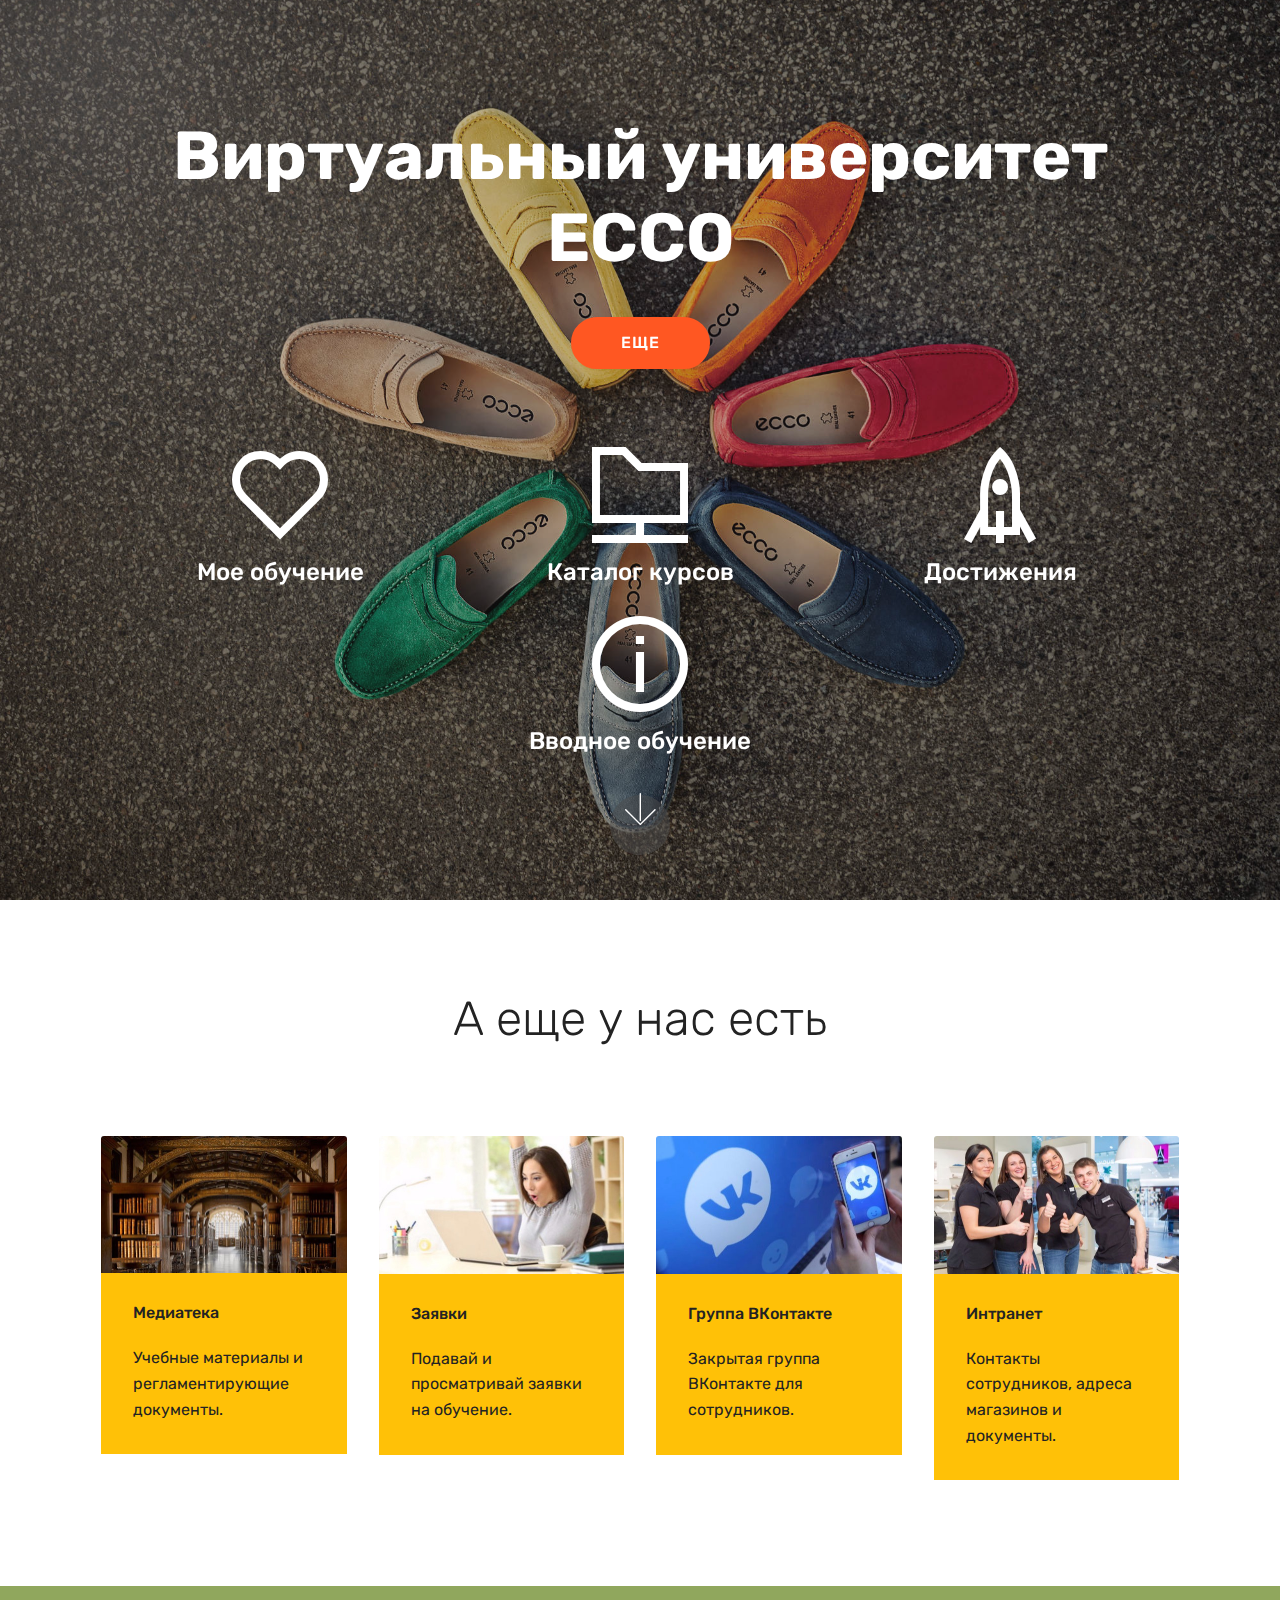
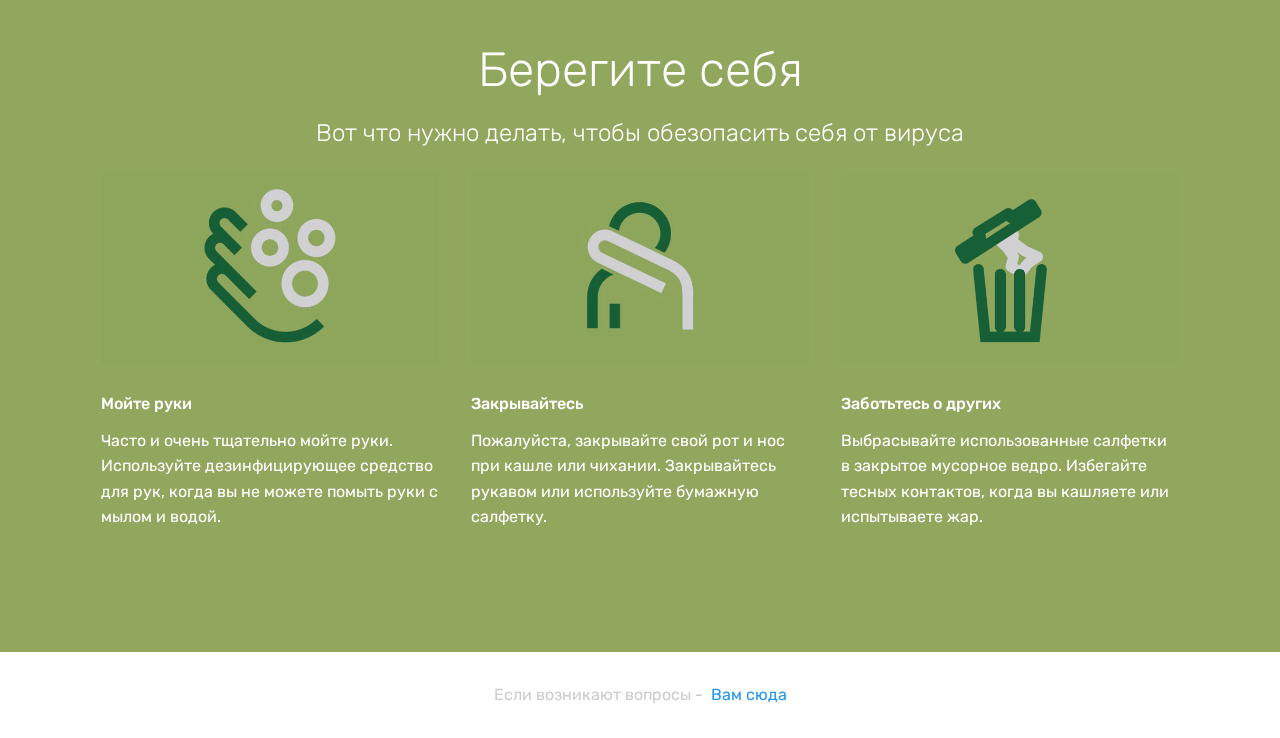
<file: index.html>
<!DOCTYPE html>
<html>
<head>
  <!-- Site made with Mobirise Website Builder v4.11.6, https://mobirise.com -->
  <meta charset="UTF-8">
  <meta http-equiv="X-UA-Compatible" content="IE=edge">
  <meta name="generator" content="Mobirise v4.11.6, mobirise.com">
  <meta name="viewport" content="width=device-width, initial-scale=1, minimum-scale=1">
  <link rel="shortcut icon" href="assets/images/logo4.png" type="image/x-icon">
  <meta name="description" content="">
  
  <title>Home</title>
  <link rel="stylesheet" href="assets/web/assets/mobirise-icons2/mobirise2.css">
  <link rel="stylesheet" href="assets/web/assets/mobirise-icons/mobirise-icons.css">
  <link rel="stylesheet" href="assets/bootstrap/css/bootstrap.min.css">
  <link rel="stylesheet" href="assets/bootstrap/css/bootstrap-grid.min.css">
  <link rel="stylesheet" href="assets/bootstrap/css/bootstrap-reboot.min.css">
  <link rel="stylesheet" href="assets/tether/tether.min.css">
  <link rel="stylesheet" href="assets/theme/css/style.css">
  <link rel="preload" as="style" href="assets/mobirise/css/mbr-additional.css"><link rel="stylesheet" href="assets/mobirise/css/mbr-additional.css" type="text/css">
  
  
  
</head>
<body>
  <section class="header12 cid-rF2KSXUVbj mbr-fullscreen mbr-parallax-background" id="header12-5">

    

    <div class="mbr-overlay" style="opacity: 0.3; background-color: rgb(35, 35, 35);">
    </div>

    <div class="container  ">
            <div class="media-container">
                <div class="col-md-12 align-center">
                    <h1 class="mbr-section-title pb-3 mbr-white mbr-bold mbr-fonts-style display-1">Виртуальный университет ECCO</h1>
                    
                    <div class="mbr-section-btn align-center py-2"><a class="btn btn-md btn-secondary display-4" href="index.html#features18-3">ЕЩЕ</a></div>

                    <div class="icons-media-container mbr-white">
                        <div class="card col-12 col-md-6 col-lg-4">
                            <div class="icon-block">
                            <a href="https://eccoros.lms.mirapolis.ru/mira/#&step=15&s=G0wVFxaETwQktjFpTDcF&stype=nps&name=%D0%9C%D0%BE%D0%B8+%D0%BC%D0%B5%D1%80%D0%BE%D0%BF%D1%80%D0%B8%D1%8F%D1%82%D0%B8%D1%8F&doaction=Go&id=0&type=myMeasureList "target="_parent">
                                <span class="mbr-iconfont mobi-mbri-hearth mobi-mbri"></span>
                            </a>
                            </div>
                            <h5 class="mbr-fonts-style display-5">Мое обучение</h5>
                        </div>

                        <div class="card col-12 col-md-6 col-lg-4">
                            <div class="icon-block">
                                <a href="https://eccoros.lms.mirapolis.ru/mira/#&step=123&s=mNK8Bg6C9fw23qbfX5PQ&stype=nps&name=%D0%9A%D0%B0%D1%82%D0%B0%D0%BB%D0%BE%D0%B3+%D0%BC%D0%B5%D1%80%D0%BE%D0%BF%D1%80%D0%B8%D1%8F%D1%82%D0%B8%D0%B9&doaction=Go&id=0&type=StudentCoursesCat "target="_parent">
                                    <span class="mbr-iconfont mobi-mbri-to-ftp mobi-mbri"></span>
                                </a>
                            </div>
                            <h5 class="mbr-fonts-style display-5">
                                Каталог курсов</h5>
                        </div>

                        <div class="card col-12 col-md-6 col-lg-4">
                            <div class="icon-block">
                                <a href="https://eccoros.lms.mirapolis.ru/mira/#&step=Go&id=0&type=reytingidostizheniyatest "target="_parent">
                                    <span class="mbr-iconfont mobi-mbri-rocket mobi-mbri"></span>
                                </a>
                            </div>
                            <h5 class="mbr-fonts-style display-5">Достижения</h5>
                        </div>
                      
                        <div class="card col-12 col-md-6 col-lg-4">	
                            <div class="icon-block">	
                                <a href="https://eccoros.lms.mirapolis.ru/mira/?_=1593154481016#&name=%D0%9F%D0%BE%D0%BA%D0%B0%D0%B7%D0%B0%D1%82%D1%8C%20%D1%81%D1%82%D1%80%D0%B0%D0%BD%D0%B8%D1%86%D1%83&doaction=Go&s=CYEKjePWbSs7nPntfpdE&type=dlyaproverkitestovaya "target="_parent">	
                                    <span class="mbr-iconfont mobi-mbri-info mobi-mbri"></span>	
                                </a>	
                            </div>	
                            <h5 class="mbr-fonts-style display-5">Вводное обучение</h5>	
                        </div>
                        
                    </div>
                </div>
            </div>
    </div>

    <div class="mbr-arrow hidden-sm-down" aria-hidden="true">
        <a href="#next">
            <i class="mbri-down mbr-iconfont"></i>
        </a>
    </div>
</section>

<section class="engine"><a href="https://mobirise.info/v">html templates</a></section><section class="features18 popup-btn-cards cid-rESOloBYd0" id="features18-3">

    

    
    <div class="container">
        <h2 class="mbr-section-title pb-3 align-center mbr-fonts-style display-2">
            А еще у нас есть</h2>
        
        <div class="media-container-row pt-5 ">
            <div class="card p-3 col-12 col-md-6 col-lg-3">
                <div class="card-wrapper ">
                    <div class="card-img">
                        <div class="mbr-overlay"></div>
                        <div class="mbr-section-btn text-center"><a href="https://eccoros.lms.mirapolis.ru/mira/#&step=126&s=uzj7u2jRxQue0jFMwpHb&stype=nps&name=%D0%9C%D0%B5%D0%B4%D0%B8%D0%B0%D1%82%D0%B5%D0%BA%D0%B0&doaction=Go&id=0&type=mediateka1 "target="_parent" class="btn btn-primary display-4">Подробнее</a></div>
                        <a href="https://eccoros.lms.mirapolis.ru/mira/#&step=126&s=uzj7u2jRxQue0jFMwpHb&stype=nps&name=%D0%9C%D0%B5%D0%B4%D0%B8%D0%B0%D1%82%D0%B5%D0%BA%D0%B0&doaction=Go&id=0&type=mediateka1"target="_parent"><img src="assets/images/oxford-jrmi13-492x312.jpeg" alt="Mobirise" title=""></a>
                    </div>
                    <div class="card-box">
                        <h4 class="card-title mbr-fonts-style display-7">Медиатека</h4>
                        <p class="mbr-text mbr-fonts-style align-left display-7">
                            Учебные материалы и регламентирующие документы.</p>
                    </div>
                </div>
            </div>
            <div class="card p-3 col-12 col-md-6 col-lg-3">
                <div class="card-wrapper">
                    <div class="card-img">
                        <div class="mbr-overlay"></div>
                        <div class="mbr-section-btn text-center"><a href="https://eccoros.lms.mirapolis.ru/mira/#&step=7&type=myquery&id=0&doaction=Go "target="_parent" class="btn btn-primary display-4">Подробнее</a></div>
                        <a href="https://eccoros.lms.mirapolis.ru/mira/#&step=7&type=myquery&id=0&doaction=Go"target="_parent"><img src="assets/images/untitled-10-12-492x350.jpeg" alt="Mobirise" title=""></a>
                    </div>
                    <div class="card-box">
                        <h4 class="card-title mbr-fonts-style display-7">
                            Заявки</h4>
                        <p class="mbr-text mbr-fonts-style display-7">
                           Подавай и просматривай заявки на обучение.</p>
                    </div>
                </div>
            </div>

            <div class="card p-3 col-12 col-md-6 col-lg-3">
                <div class="card-wrapper">
                    <div class="card-img">
                        <div class="mbr-overlay"></div>
                        <div class="mbr-section-btn text-center"><a href="https://vk.com/eccoros" class="btn btn-primary display-4" target="_blank">Подробнее</a></div>
                        <a href="https://vk.com/eccoros" target="_blank"><img src="assets/images/kaz-7260.jpg-1-492x277.jpeg" alt="Mobirise" title=""></a>
                    </div>
                    <div class="card-box">
                        <h4 class="card-title mbr-fonts-style display-7">
                            Группа ВКонтакте</h4>
                        <p class="mbr-text mbr-fonts-style display-7">
                            Закрытая группа ВКонтакте для сотрудников.</p>
                    </div>
                </div>
            </div>

            <div class="card p-3 col-12 col-md-6 col-lg-3">
                <div class="card-wrapper">
                    <div class="card-img">
                        <div class="mbr-overlay"></div>
                        <div class="mbr-section-btn text-center"><a href="http://intranet.ecco-ros.ru/" class="btn btn-primary display-4" target="_blank">Подробнее</a></div>
                        <a href="http://intranet.ecco-ros.ru/" target="_blank"><img src="assets/images/thank-1-492x329.jpeg" alt="Mobirise" title=""></a>
                    </div>
                    <div class="card-box">
                        <h4 class="card-title mbr-fonts-style display-7">
                            Интранет</h4>
                        <p class="mbr-text mbr-fonts-style display-7">Контакты сотрудников, адреса магазинов и документы.<br></p>
                    </div>
                </div>
            </div>
        </div>
    </div>
</section>

<section class="mbr-section content4 cid-rTGv9OXHaH" id="content4-q">

    

    <div class="container">
        <div class="media-container-row">
            <div class="title col-12 col-md-8">
                <h2 class="align-center pb-3 mbr-fonts-style display-2">
                    Берегите себя</h2>
                <h3 class="mbr-section-subtitle align-center mbr-light mbr-fonts-style display-5">
                    Вот что нужно делать, чтобы обезопасить себя от вируса</h3>
                
            </div>
        </div>
    </div>
</section>

<section class="features2 cid-rTGtmWYQjp" id="features2-p">

    

    
    
    <div class="container">
        <div class="media-container-row">
            <div class="card p-3 col-12 col-md-6 col-lg-4">
                <div class="card-wrapper">
                    <div class="card-img">
                        <img src="assets/images/-640x360.jpg" alt="Mobirise" title="">
                    </div>
                    <div class="card-box">
                        <h4 class="card-title pb-3 mbr-fonts-style display-7">Мойте руки</h4>
                        <p class="mbr-text mbr-fonts-style display-7">Часто и очень тщательно мойте руки. Используйте дезинфицирующее средство для рук, когда вы не можете помыть руки с
<br>мылом и водой.</p>
                    </div>
                </div>
            </div>

            <div class="card p-3 col-12 col-md-6 col-lg-4">
                <div class="card-wrapper">
                    <div class="card-img">
                        <img src="assets/images/-640x3604.jpg" alt="Mobirise" title="">
                    </div>
                    <div class="card-box ">
                        <h4 class="card-title pb-3 mbr-fonts-style display-7">
                            Закрывайтесь</h4>
                        <p class="mbr-text mbr-fonts-style display-7">Пожалуйста, закрывайте
свой рот и нос при
кашле или чихании.
Закрывайтесь рукавом
или используйте
бумажную салфетку.</p>
                    </div>
                </div>
            </div>

            <div class="card p-3 col-12 col-md-6 col-lg-4">
                <div class="card-wrapper">
                    <div class="card-img">
                        <img src="assets/images/-640x360.png" alt="Mobirise" title="">
                    </div>
                    <div class="card-box">
                        <h4 class="card-title pb-3 mbr-fonts-style display-7">Заботьтесь о других</h4>
                        <p class="mbr-text mbr-fonts-style display-7">Выбрасывайте
использованные салфетки
<br>в закрытое мусорное
ведро.
Избегайте тесных
контактов, когда вы
кашляете или
<br>испытываете жар.</p>
                    </div>
                </div>
            </div>

            
        </div>
    </div>
</section>

<section once="footers" class="cid-rFvUJloZs7" id="footer6-8">

    

    

    <div class="container">
        <div class="media-container-row align-center mbr-white">
            <div class="col-12">
                <p class="mbr-text mb-0 mbr-fonts-style display-7">Если возникают вопросы - &nbsp;<a href="mailto:i.ageev@ecco-ros.ru">Вам сюда</a></p>
            </div>
        </div>
    </div>
</section>


  <script src="assets/popper/popper.min.js"></script>
  <script src="assets/web/assets/jquery/jquery.min.js"></script>
  <script src="assets/bootstrap/js/bootstrap.min.js"></script>
  <script src="assets/vimeoplayer/jquery.mb.vimeo_player.js"></script>
  <script src="assets/parallax/jarallax.min.js"></script>
  <script src="assets/mbr-popup-btns/mbr-popup-btns.js"></script>
  <script src="assets/tether/tether.min.js"></script>
  <script src="assets/smoothscroll/smooth-scroll.js"></script>
  <script src="assets/theme/js/script.js"></script>
  
  
</body>
</html>
</file>
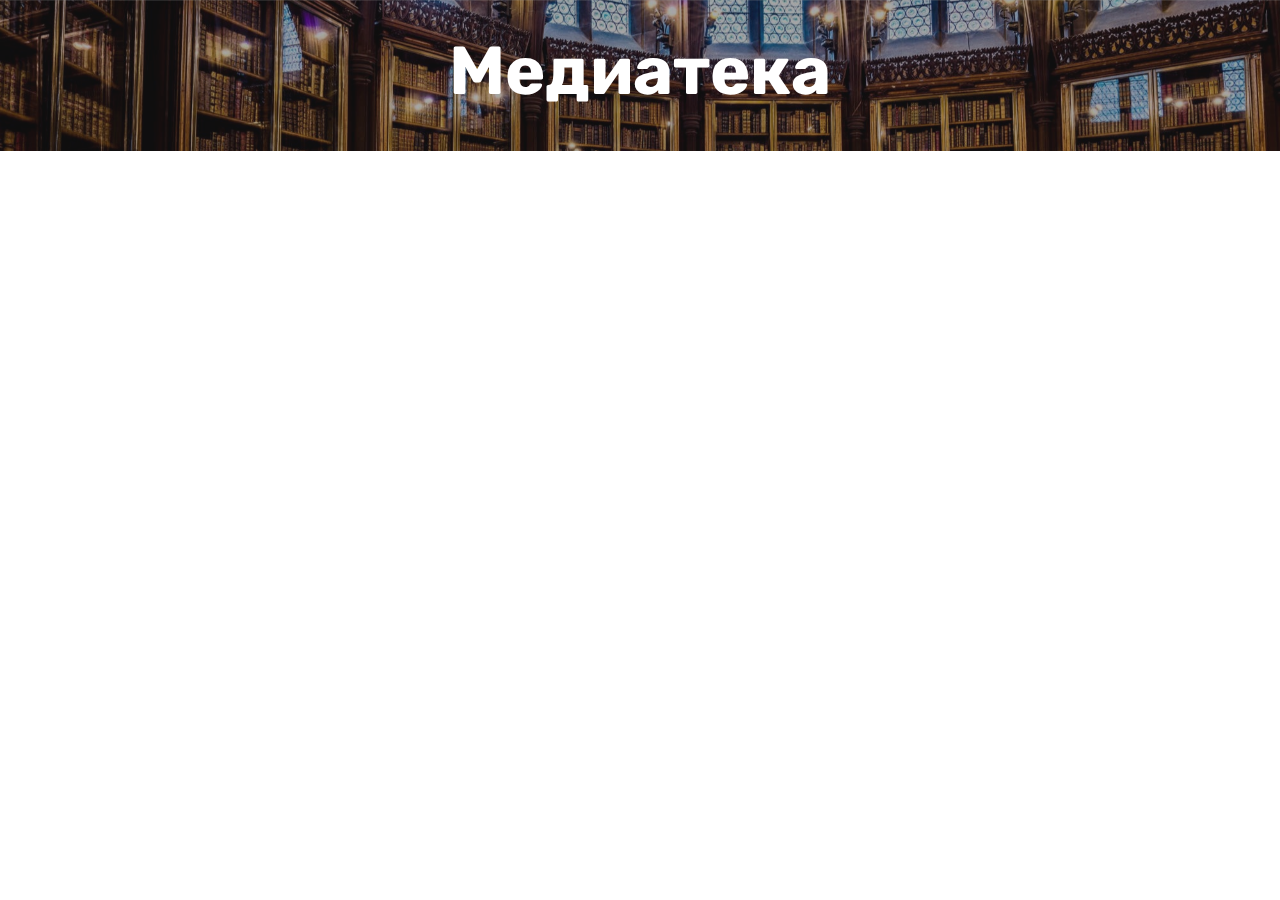
<file: page1.html>
<!DOCTYPE html>
<html>
<head>
  <!-- Site made with Mobirise Website Builder v4.11.6, https://mobirise.com -->
  <meta charset="UTF-8">
  <meta http-equiv="X-UA-Compatible" content="IE=edge">
  <meta name="generator" content="Mobirise v4.11.6, mobirise.com">
  <meta name="viewport" content="width=device-width, initial-scale=1, minimum-scale=1">
  <link rel="shortcut icon" href="assets/images/logo4.png" type="image/x-icon">
  <meta name="description" content="Website Generator Description">
  
  <title>Mediateka</title>
  <link rel="stylesheet" href="assets/web/assets/mobirise-icons/mobirise-icons.css">
  <link rel="stylesheet" href="assets/bootstrap/css/bootstrap.min.css">
  <link rel="stylesheet" href="assets/bootstrap/css/bootstrap-grid.min.css">
  <link rel="stylesheet" href="assets/bootstrap/css/bootstrap-reboot.min.css">
  <link rel="stylesheet" href="assets/tether/tether.min.css">
  <link rel="stylesheet" href="assets/theme/css/style.css">
  <link rel="preload" as="style" href="assets/mobirise/css/mbr-additional.css"><link rel="stylesheet" href="assets/mobirise/css/mbr-additional.css" type="text/css">
  
  
  
</head>
<body>
  <section class="header1 cid-rFOZxdab6R mbr-parallax-background" id="header1-e">

    

    <div class="mbr-overlay" style="opacity: 0.4; background-color: rgb(35, 35, 35);">
    </div>

    <div class="container">
        <div class="row justify-content-md-center">
            <div class="mbr-white col-md-10">
                <h1 class="mbr-section-title align-center mbr-bold pb-3 mbr-fonts-style display-1">Медиатека</h1>
                
                
                
            </div>
        </div>
    </div>

</section>


  <section class="engine"><a href="https://mobirise.info/r">bootstrap templates</a></section><script src="assets/web/assets/jquery/jquery.min.js"></script>
  <script src="assets/popper/popper.min.js"></script>
  <script src="assets/bootstrap/js/bootstrap.min.js"></script>
  <script src="assets/tether/tether.min.js"></script>
  <script src="assets/smoothscroll/smooth-scroll.js"></script>
  <script src="assets/parallax/jarallax.min.js"></script>
  <script src="assets/theme/js/script.js"></script>
  
  
</body>
</html>
</file>
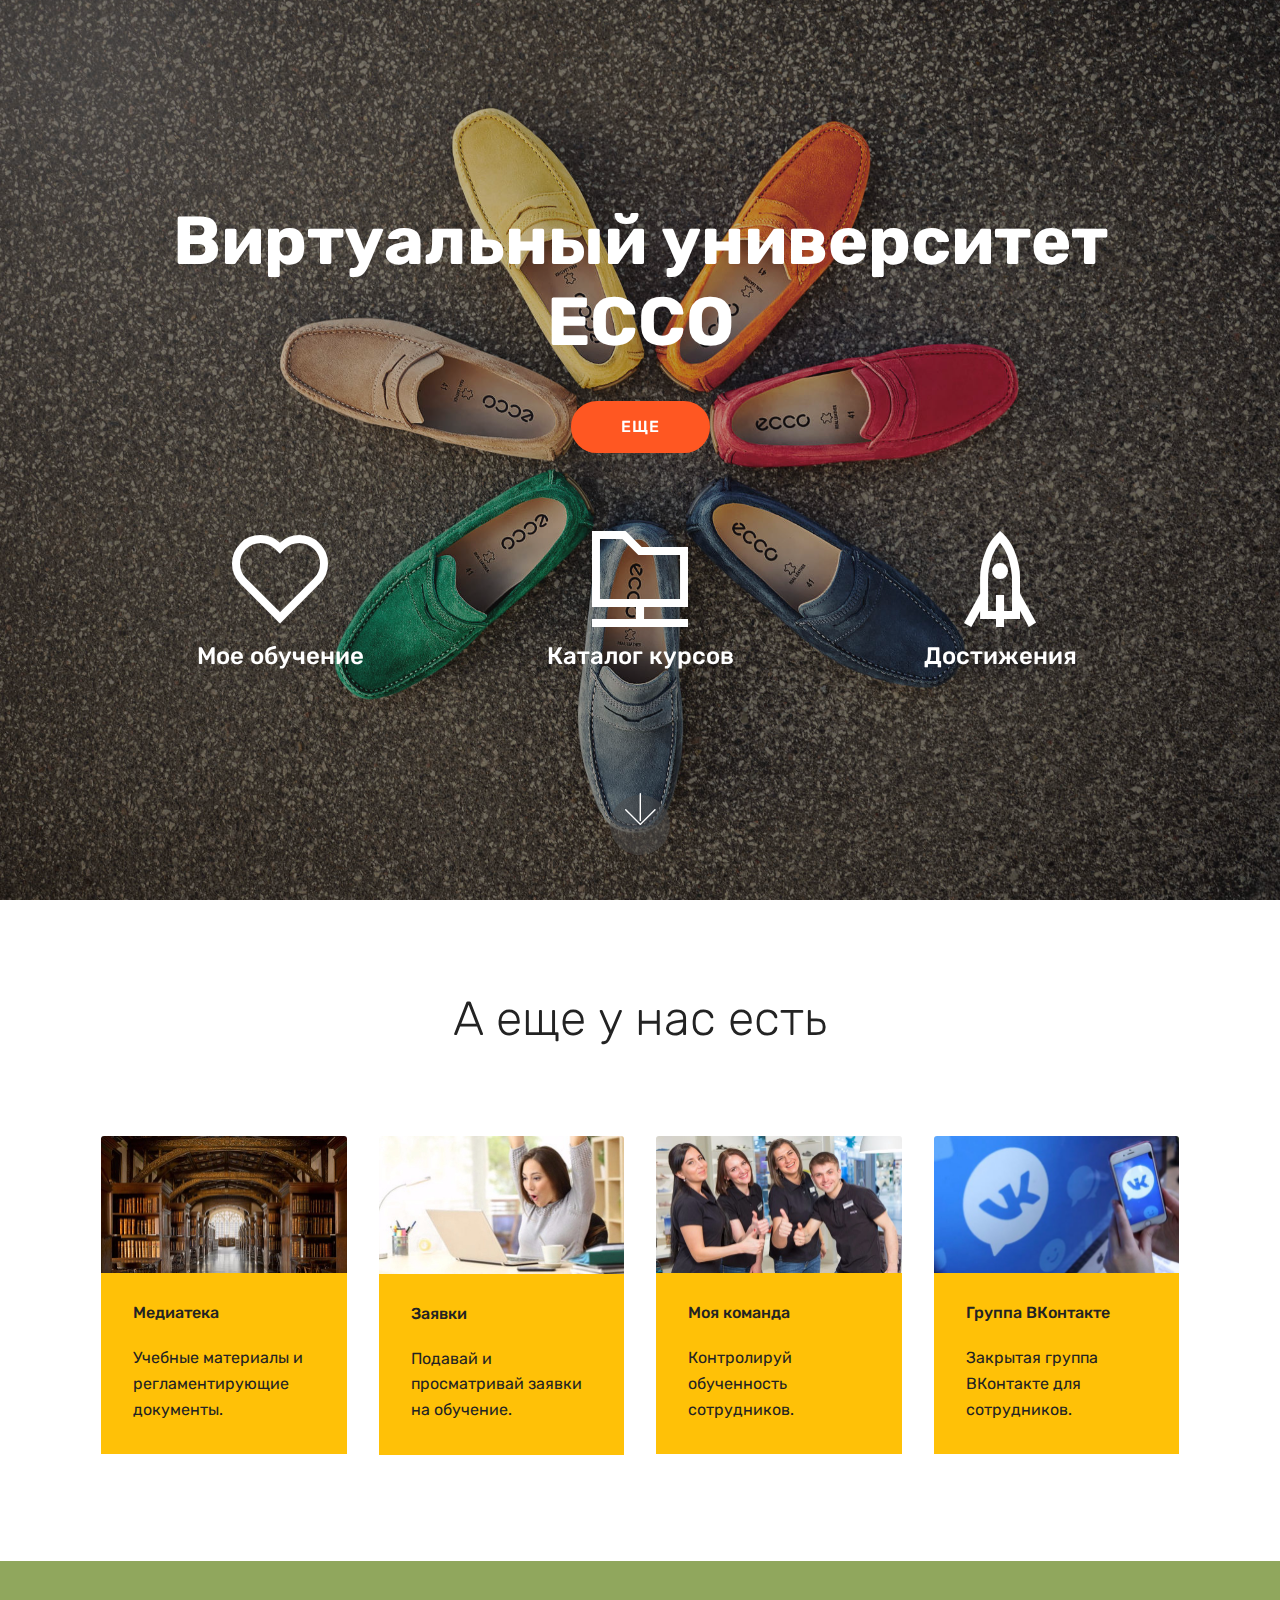
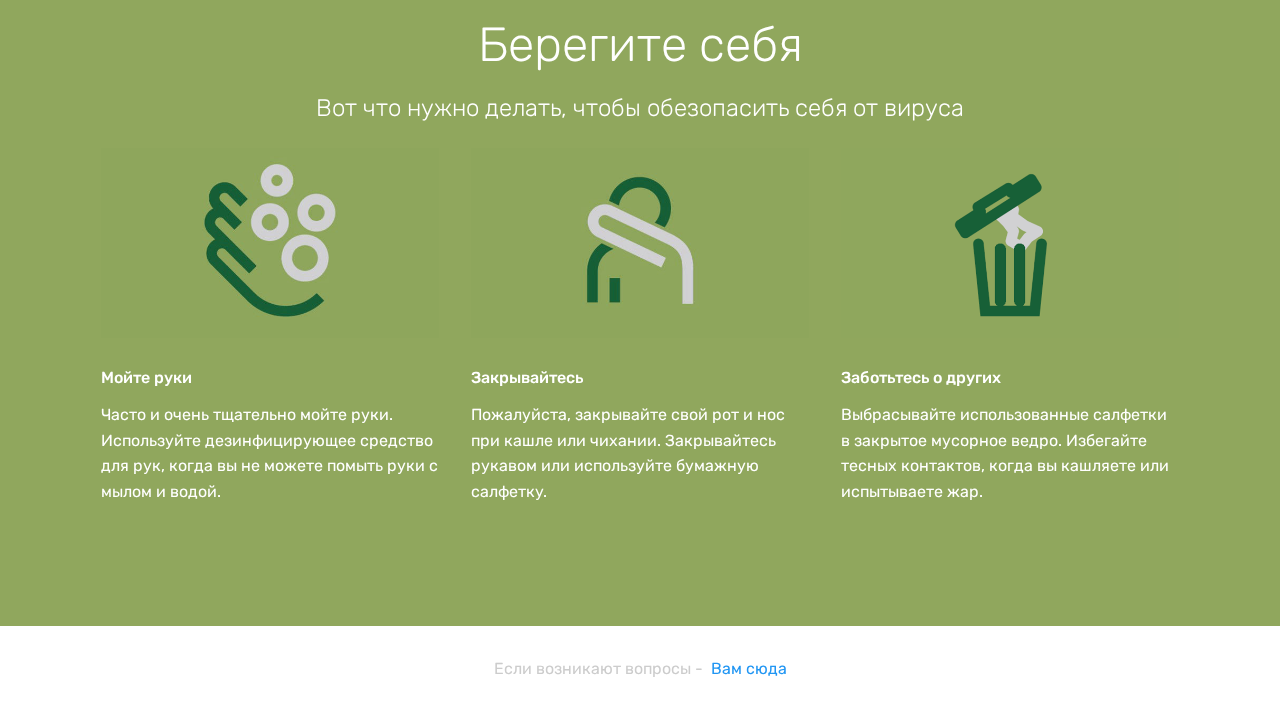
<file: page2.html>
<!DOCTYPE html>
<html>
<head>
  <!-- Site made with Mobirise Website Builder v4.11.6, https://mobirise.com -->
  <meta charset="UTF-8">
  <meta http-equiv="X-UA-Compatible" content="IE=edge">
  <meta name="generator" content="Mobirise v4.11.6, mobirise.com">
  <meta name="viewport" content="width=device-width, initial-scale=1, minimum-scale=1">
  <link rel="shortcut icon" href="assets/images/logo4.png" type="image/x-icon">
  <meta name="description" content="">
  
  <title>HomeDM</title>
  <link rel="stylesheet" href="assets/web/assets/mobirise-icons2/mobirise2.css">
  <link rel="stylesheet" href="assets/web/assets/mobirise-icons/mobirise-icons.css">
  <link rel="stylesheet" href="assets/bootstrap/css/bootstrap.min.css">
  <link rel="stylesheet" href="assets/bootstrap/css/bootstrap-grid.min.css">
  <link rel="stylesheet" href="assets/bootstrap/css/bootstrap-reboot.min.css">
  <link rel="stylesheet" href="assets/tether/tether.min.css">
  <link rel="stylesheet" href="assets/theme/css/style.css">
  <link rel="preload" as="style" href="assets/mobirise/css/mbr-additional.css"><link rel="stylesheet" href="assets/mobirise/css/mbr-additional.css" type="text/css">
  
  
  
</head>
<body>
  <section class="header12 cid-rGhKlIhOze mbr-fullscreen mbr-parallax-background" id="header12-f">

    

    <div class="mbr-overlay" style="opacity: 0.3; background-color: rgb(35, 35, 35);">
    </div>

    <div class="container  ">
            <div class="media-container">
                <div class="col-md-12 align-center">
                    <h1 class="mbr-section-title pb-3 mbr-white mbr-bold mbr-fonts-style display-1">Виртуальный университет ECCO</h1>
                    
                    <div class="mbr-section-btn align-center py-2"><a class="btn btn-md btn-secondary display-4" href="index.html#features18-3">ЕЩЕ</a></div>

                    <div class="icons-media-container mbr-white">
                        <div class="card col-12 col-md-6 col-lg-4">
                            <div class="icon-block">
                            <a href="https://eccoros.lms.mirapolis.ru/mira/#&step=15&s=G0wVFxaETwQktjFpTDcF&stype=nps&name=%D0%9C%D0%BE%D0%B8+%D0%BC%D0%B5%D1%80%D0%BE%D0%BF%D1%80%D0%B8%D1%8F%D1%82%D0%B8%D1%8F&doaction=Go&id=0&type=myMeasureList "target="_parent">
                                <span class="mbr-iconfont mobi-mbri-hearth mobi-mbri"></span>
                            </a>
                            </div>
                            <h5 class="mbr-fonts-style display-5">Мое обучение</h5>
                        </div>

                        <div class="card col-12 col-md-6 col-lg-4">
                            <div class="icon-block">
                                <a href="https://eccoros.lms.mirapolis.ru/mira/#&step=123&s=mNK8Bg6C9fw23qbfX5PQ&stype=nps&name=%D0%9A%D0%B0%D1%82%D0%B0%D0%BB%D0%BE%D0%B3+%D0%BC%D0%B5%D1%80%D0%BE%D0%BF%D1%80%D0%B8%D1%8F%D1%82%D0%B8%D0%B9&doaction=Go&id=0&type=StudentCoursesCat "target="_parent">
                                    <span class="mbr-iconfont mobi-mbri-to-ftp mobi-mbri"></span>
                                </a>
                            </div>
                            <h5 class="mbr-fonts-style display-5">
                                Каталог курсов</h5>
                        </div>

                        <div class="card col-12 col-md-6 col-lg-4">
                            <div class="icon-block">
                                <a href="https://eccoros.lms.mirapolis.ru/mira/#&step=Go&id=0&type=reytingidostizheniyatest "target="_parent" target="_blank">
                                    <span class="mbr-iconfont mobi-mbri-rocket mobi-mbri"></span>
                                </a>
                            </div>
                            <h5 class="mbr-fonts-style display-5">
                                Достижения</h5>
                        </div>

                        
                    </div>
                </div>
            </div>
    </div>

    <div class="mbr-arrow hidden-sm-down" aria-hidden="true">
        <a href="#next">
            <i class="mbri-down mbr-iconfont"></i>
        </a>
    </div>
</section>

<section class="engine"><a href="https://mobirise.info/t">free amp template</a></section><section class="features18 popup-btn-cards cid-rGhKlJn2Zo" id="features18-g">

    

    
    <div class="container">
        <h2 class="mbr-section-title pb-3 align-center mbr-fonts-style display-2">
            А еще у нас есть</h2>
        
        <div class="media-container-row pt-5 ">
            <div class="card p-3 col-12 col-md-6 col-lg-3">
                <div class="card-wrapper ">
                    <div class="card-img">
                        <div class="mbr-overlay"></div>
                        <div class="mbr-section-btn text-center"><a href="https://eccoros.lms.mirapolis.ru/mira/#&step=126&s=uzj7u2jRxQue0jFMwpHb&stype=nps&name=%D0%9C%D0%B5%D0%B4%D0%B8%D0%B0%D1%82%D0%B5%D0%BA%D0%B0&doaction=Go&id=0&type=mediateka1 "target="_parent" class="btn btn-primary display-4">Подробнее</a></div>
                        <a href="https://eccoros.lms.mirapolis.ru/mira/#&step=126&s=uzj7u2jRxQue0jFMwpHb&stype=nps&name=%D0%9C%D0%B5%D0%B4%D0%B8%D0%B0%D1%82%D0%B5%D0%BA%D0%B0&doaction=Go&id=0&type=mediateka1"target="_parent"><img src="assets/images/oxford-jrmi13-492x312.jpeg" alt="Mobirise" title=""></a>
                    </div>
                    <div class="card-box">
                        <h4 class="card-title mbr-fonts-style display-7">Медиатека</h4>
                        <p class="mbr-text mbr-fonts-style align-left display-7">
                            Учебные материалы и регламентирующие документы.</p>
                    </div>
                </div>
            </div>
            <div class="card p-3 col-12 col-md-6 col-lg-3">
                <div class="card-wrapper">
                    <div class="card-img">
                        <div class="mbr-overlay"></div>
                        <div class="mbr-section-btn text-center"><a href="https://eccoros.lms.mirapolis.ru/mira/#&step=7&type=myquery&id=0&doaction=Go "target="_parent" class="btn btn-primary display-4">Подробнее</a></div>
                        <a href="https://eccoros.lms.mirapolis.ru/mira/#&step=7&type=myquery&id=0&doaction=Go"target="_parent"><img src="assets/images/untitled-10-12-492x350.jpeg" alt="Mobirise" title=""></a>
                    </div>
                    <div class="card-box">
                        <h4 class="card-title mbr-fonts-style display-7">
                            Заявки</h4>
                        <p class="mbr-text mbr-fonts-style display-7">
                           Подавай и просматривай заявки на обучение.</p>
                    </div>
                </div>
            </div>

            <div class="card p-3 col-12 col-md-6 col-lg-3">
                <div class="card-wrapper">
                    <div class="card-img">
                        <div class="mbr-overlay"></div>
                        <div class="mbr-section-btn text-center"><a href="https://eccoros.lms.mirapolis.ru/mira/#&step=10&type=managerpanel&id=0&doaction=Go" target="_parent" class="btn btn-primary display-4" target="_blank">Подробнее</a></div>
                        <a href="https://eccoros.lms.mirapolis.ru/mira/#&step=10&type=managerpanel&id=0&doaction=Go" target="_parent"><img src="assets/images/img-4500-492x328.jpeg" alt="Mobirise" title=""></a>
                    </div>
                    <div class="card-box">
                        <h4 class="card-title mbr-fonts-style display-7">
                            Моя команда</h4>
                        <p class="mbr-text mbr-fonts-style display-7">Контролируй обученность сотрудников.</p>
                    </div>
                </div>
            </div>

            <div class="card p-3 col-12 col-md-6 col-lg-3">
                <div class="card-wrapper">
                    <div class="card-img">
                        <div class="mbr-overlay"></div>
                        <div class="mbr-section-btn text-center"><a href="https://vk.com/eccoros" class="btn btn-primary display-4" target="_blank">Подробнее</a></div>
                        <a href="https://vk.com/eccoros" target="_blank"><img src="assets/images/kaz-7260.jpg-492x277.jpeg" alt="Mobirise" title=""></a>
                    </div>
                    <div class="card-box">
                        <h4 class="card-title mbr-fonts-style display-7">Группа ВКонтакте</h4>
                        <p class="mbr-text mbr-fonts-style display-7">Закрытая группа ВКонтакте для сотрудников.<br></p>
                    </div>
                </div>
            </div>
        </div>
    </div>
</section>

<section class="mbr-section content4 cid-rTGxpse9KY" id="content4-r">

    

    <div class="container">
        <div class="media-container-row">
            <div class="title col-12 col-md-8">
                <h2 class="align-center pb-3 mbr-fonts-style display-2">
                    Берегите себя</h2>
                <h3 class="mbr-section-subtitle align-center mbr-light mbr-fonts-style display-5">
                    Вот что нужно делать, чтобы обезопасить себя от вируса</h3>
                
            </div>
        </div>
    </div>
</section>

<section class="features2 cid-rTGxq3GHpz" id="features2-s">

    

    
    
    <div class="container">
        <div class="media-container-row">
            <div class="card p-3 col-12 col-md-6 col-lg-4">
                <div class="card-wrapper">
                    <div class="card-img">
                        <img src="assets/images/-640x360.jpg" alt="Mobirise" title="">
                    </div>
                    <div class="card-box">
                        <h4 class="card-title pb-3 mbr-fonts-style display-7">Мойте руки</h4>
                        <p class="mbr-text mbr-fonts-style display-7">Часто и очень тщательно мойте руки. Используйте дезинфицирующее средство для рук, когда вы не можете помыть руки с
<br>мылом и водой.</p>
                    </div>
                </div>
            </div>

            <div class="card p-3 col-12 col-md-6 col-lg-4">
                <div class="card-wrapper">
                    <div class="card-img">
                        <img src="assets/images/-640x3604.jpg" alt="Mobirise" title="">
                    </div>
                    <div class="card-box ">
                        <h4 class="card-title pb-3 mbr-fonts-style display-7">
                            Закрывайтесь</h4>
                        <p class="mbr-text mbr-fonts-style display-7">Пожалуйста, закрывайте
свой рот и нос при
кашле или чихании.
Закрывайтесь рукавом
или используйте
бумажную салфетку.</p>
                    </div>
                </div>
            </div>

            <div class="card p-3 col-12 col-md-6 col-lg-4">
                <div class="card-wrapper">
                    <div class="card-img">
                        <img src="assets/images/-640x360.png" alt="Mobirise" title="">
                    </div>
                    <div class="card-box">
                        <h4 class="card-title pb-3 mbr-fonts-style display-7">Заботьтесь о других</h4>
                        <p class="mbr-text mbr-fonts-style display-7">Выбрасывайте
использованные салфетки
<br>в закрытое мусорное
ведро.
Избегайте тесных
контактов, когда вы
кашляете или
<br>испытываете жар.</p>
                    </div>
                </div>
            </div>

            
        </div>
    </div>
</section>

<section once="footers" class="cid-rGhKlL4ouA" id="footer6-i">

    

    

    <div class="container">
        <div class="media-container-row align-center mbr-white">
            <div class="col-12">
                <p class="mbr-text mb-0 mbr-fonts-style display-7">Если возникают вопросы - &nbsp;<a href="mailto:i.ageev@ecco-ros.ru">Вам сюда</a></p>
            </div>
        </div>
    </div>
</section>


  <script src="assets/popper/popper.min.js"></script>
  <script src="assets/web/assets/jquery/jquery.min.js"></script>
  <script src="assets/bootstrap/js/bootstrap.min.js"></script>
  <script src="assets/vimeoplayer/jquery.mb.vimeo_player.js"></script>
  <script src="assets/parallax/jarallax.min.js"></script>
  <script src="assets/mbr-popup-btns/mbr-popup-btns.js"></script>
  <script src="assets/tether/tether.min.js"></script>
  <script src="assets/smoothscroll/smooth-scroll.js"></script>
  <script src="assets/theme/js/script.js"></script>
  
  
</body>
</html>
</file>
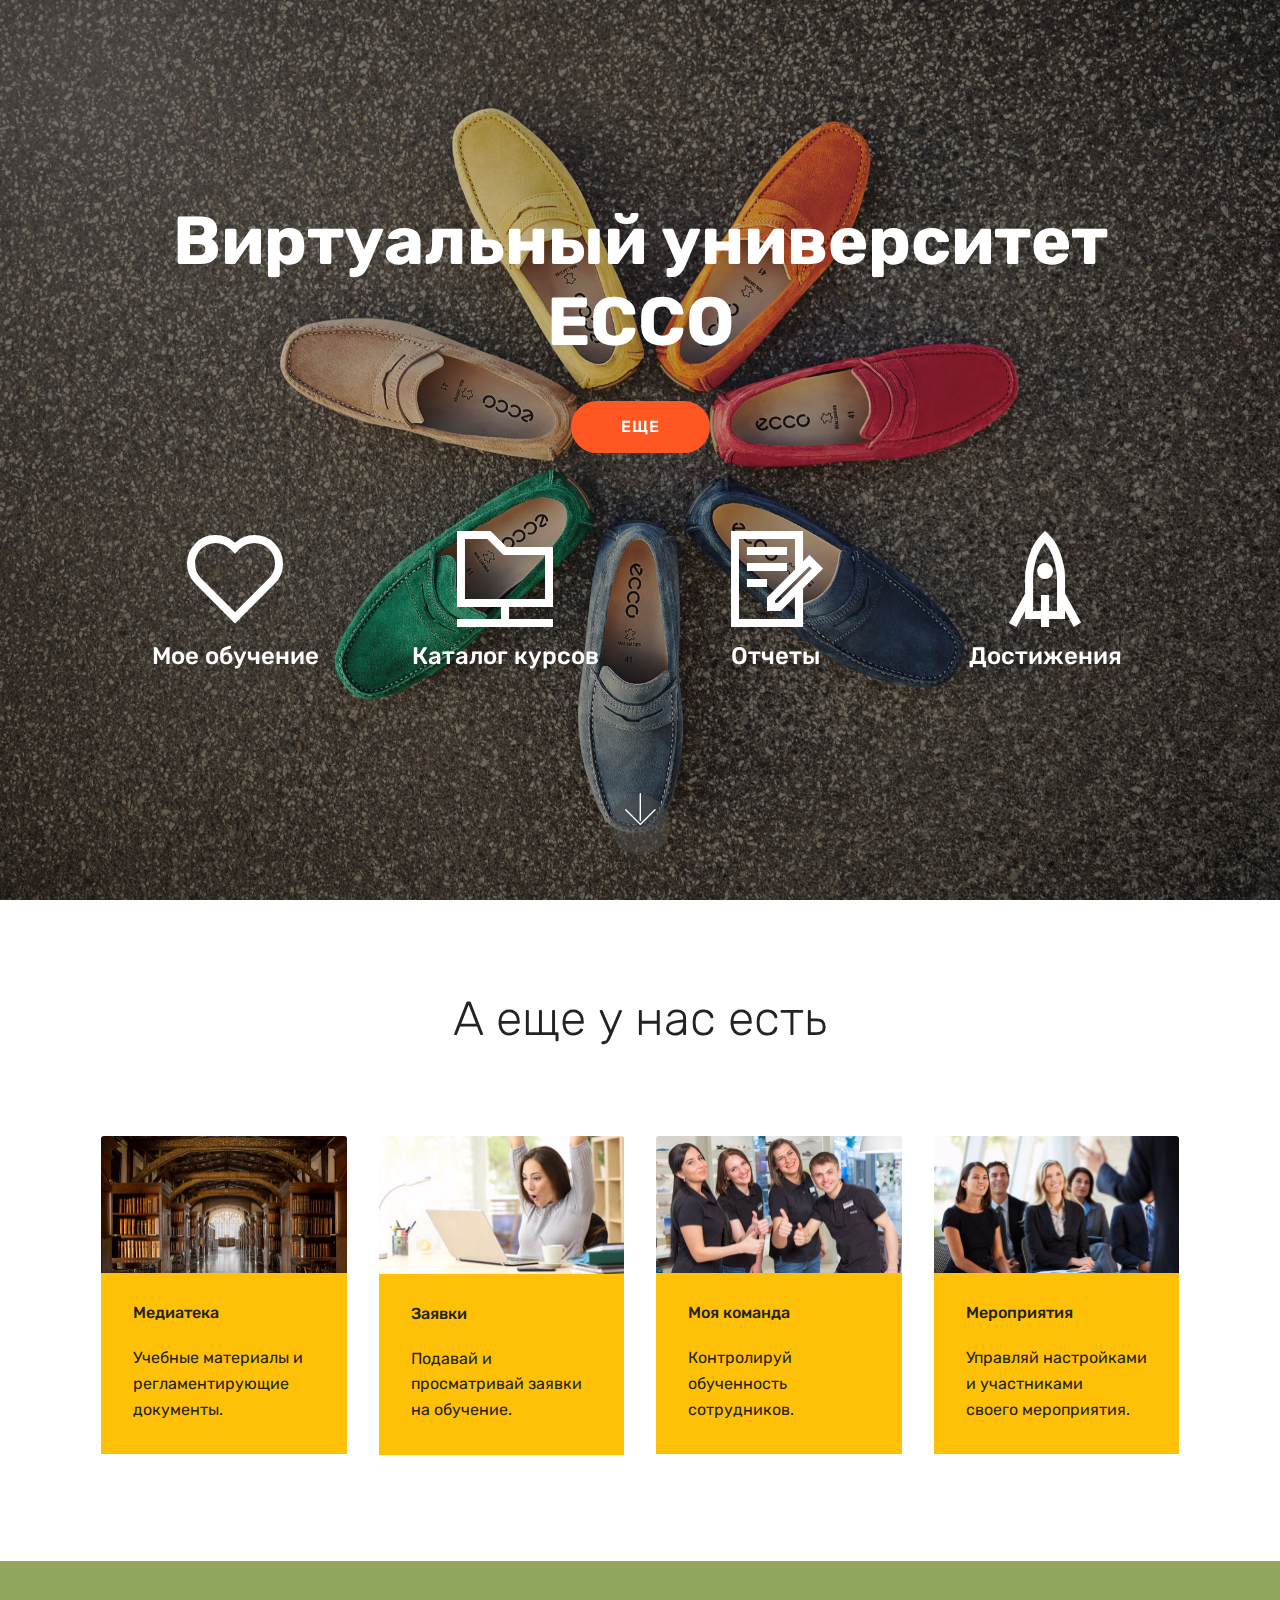
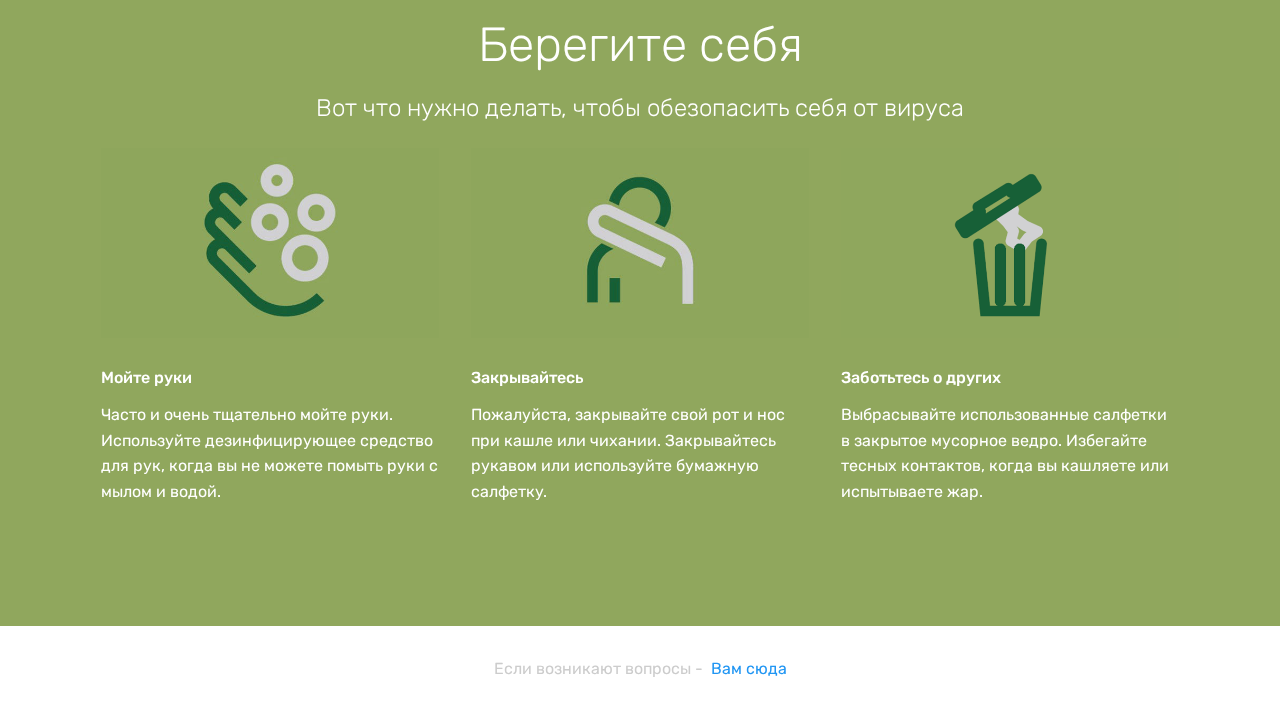
<file: page3.html>
<!DOCTYPE html>
<html>
<head>
  <!-- Site made with Mobirise Website Builder v4.11.6, https://mobirise.com -->
  <meta charset="UTF-8">
  <meta http-equiv="X-UA-Compatible" content="IE=edge">
  <meta name="generator" content="Mobirise v4.11.6, mobirise.com">
  <meta name="viewport" content="width=device-width, initial-scale=1, minimum-scale=1">
  <link rel="shortcut icon" href="assets/images/logo4.png" type="image/x-icon">
  <meta name="description" content="">
  
  <title>HomeTM</title>
  <link rel="stylesheet" href="assets/web/assets/mobirise-icons2/mobirise2.css">
  <link rel="stylesheet" href="assets/web/assets/mobirise-icons/mobirise-icons.css">
  <link rel="stylesheet" href="assets/bootstrap/css/bootstrap.min.css">
  <link rel="stylesheet" href="assets/bootstrap/css/bootstrap-grid.min.css">
  <link rel="stylesheet" href="assets/bootstrap/css/bootstrap-reboot.min.css">
  <link rel="stylesheet" href="assets/tether/tether.min.css">
  <link rel="stylesheet" href="assets/theme/css/style.css">
  <link rel="preload" as="style" href="assets/mobirise/css/mbr-additional.css"><link rel="stylesheet" href="assets/mobirise/css/mbr-additional.css" type="text/css">
  
  
  
</head>
<body>
  <section class="header12 cid-rGigeCnRAs mbr-fullscreen mbr-parallax-background" id="header12-j">

    

    <div class="mbr-overlay" style="opacity: 0.3; background-color: rgb(35, 35, 35);">
    </div>

    <div class="container  ">
            <div class="media-container">
                <div class="col-md-12 align-center">
                    <h1 class="mbr-section-title pb-3 mbr-white mbr-bold mbr-fonts-style display-1">Виртуальный университет ECCO</h1>
                    
                    <div class="mbr-section-btn align-center py-2"><a class="btn btn-md btn-secondary display-4" href="index.html#features18-3">ЕЩЕ</a></div>

                    <div class="icons-media-container mbr-white">
                        <div class="card col-12 col-md-6 col-lg-3">
                            <div class="icon-block">
                            <a href="https://eccoros.lms.mirapolis.ru/mira/#&step=15&s=G0wVFxaETwQktjFpTDcF&stype=nps&name=%D0%9C%D0%BE%D0%B8+%D0%BC%D0%B5%D1%80%D0%BE%D0%BF%D1%80%D0%B8%D1%8F%D1%82%D0%B8%D1%8F&doaction=Go&id=0&type=myMeasureList "target="_parent">
                                <span class="mbr-iconfont mobi-mbri-hearth mobi-mbri"></span>
                            </a>
                            </div>
                            <h5 class="mbr-fonts-style display-5">Мое обучение</h5>
                        </div>

                        <div class="card col-12 col-md-6 col-lg-3">
                            <div class="icon-block">
                                <a href="https://eccoros.lms.mirapolis.ru/mira/#&step=123&s=mNK8Bg6C9fw23qbfX5PQ&stype=nps&name=%D0%9A%D0%B0%D1%82%D0%B0%D0%BB%D0%BE%D0%B3+%D0%BC%D0%B5%D1%80%D0%BE%D0%BF%D1%80%D0%B8%D1%8F%D1%82%D0%B8%D0%B9&doaction=Go&id=0&type=StudentCoursesCat "target="_parent">
                                    <span class="mbr-iconfont mobi-mbri-to-ftp mobi-mbri"></span>
                                </a>
                            </div>
                            <h5 class="mbr-fonts-style display-5">
                                Каталог курсов</h5>
                        </div>

                        <div class="card col-12 col-md-6 col-lg-3">
                            <div class="icon-block">
                                <a href="https://eccoros.lms.mirapolis.ru/mira/#&step=24&type=grroot&id=0&doaction=Go"target="_parent">
                                    <span class="mbr-iconfont mobi-mbri-contact-form mobi-mbri"></span>
                                </a>
                            </div>
                            <h5 class="mbr-fonts-style display-5">Отчеты</h5>
                        </div>

                        <div class="card col-12 col-md-6 col-lg-3">
                            <div class="icon-block">
                                <a href="https://eccoros.lms.mirapolis.ru/mira/#&step=Go&id=0&type=reytingidostizheniyatest "target="_parent">
                                    <span class="mbr-iconfont mobi-mbri-rocket mobi-mbri"></span>
                                </a>
                            </div>
                            <h5 class="mbr-fonts-style display-5">
                                Достижения</h5>
                        </div>
                    </div>
                </div>
            </div>
    </div>

    <div class="mbr-arrow hidden-sm-down" aria-hidden="true">
        <a href="#next">
            <i class="mbri-down mbr-iconfont"></i>
        </a>
    </div>
</section>

<section class="engine"><a href="https://mobirise.info/m">web design templates</a></section><section class="features18 popup-btn-cards cid-rGigeDEpbj" id="features18-k">

    

    
    <div class="container">
        <h2 class="mbr-section-title pb-3 align-center mbr-fonts-style display-2">
            А еще у нас есть</h2>
        
        <div class="media-container-row pt-5 ">
            <div class="card p-3 col-12 col-md-6 col-lg-3">
                <div class="card-wrapper ">
                    <div class="card-img">
                        <div class="mbr-overlay"></div>
                        <div class="mbr-section-btn text-center"><a href="https://eccoros.lms.mirapolis.ru/mira/#&step=126&s=uzj7u2jRxQue0jFMwpHb&stype=nps&name=%D0%9C%D0%B5%D0%B4%D0%B8%D0%B0%D1%82%D0%B5%D0%BA%D0%B0&doaction=Go&id=0&type=mediateka1 "target="_parent" class="btn btn-primary display-4">Подробнее</a></div>
                        <a href="https://eccoros.lms.mirapolis.ru/mira/#&step=126&s=uzj7u2jRxQue0jFMwpHb&stype=nps&name=%D0%9C%D0%B5%D0%B4%D0%B8%D0%B0%D1%82%D0%B5%D0%BA%D0%B0&doaction=Go&id=0&type=mediateka1"target="_parent"><img src="assets/images/oxford-jrmi13-492x312.jpeg" alt="Mobirise" title=""></a>
                    </div>
                    <div class="card-box">
                        <h4 class="card-title mbr-fonts-style display-7">Медиатека</h4>
                        <p class="mbr-text mbr-fonts-style align-left display-7">
                            Учебные материалы и регламентирующие документы.</p>
                    </div>
                </div>
            </div>
            <div class="card p-3 col-12 col-md-6 col-lg-3">
                <div class="card-wrapper">
                    <div class="card-img">
                        <div class="mbr-overlay"></div>
                        <div class="mbr-section-btn text-center"><a href="https://eccoros.lms.mirapolis.ru/mira/#&step=7&type=myquery&id=0&doaction=Go "target="_parent" class="btn btn-primary display-4">Подробнее</a></div>
                        <a href="https://eccoros.lms.mirapolis.ru/mira/#&step=7&type=myquery&id=0&doaction=Go"target="_parent"><img src="assets/images/untitled-10-12-492x350.jpeg" alt="Mobirise" title=""></a>
                    </div>
                    <div class="card-box">
                        <h4 class="card-title mbr-fonts-style display-7">
                            Заявки</h4>
                        <p class="mbr-text mbr-fonts-style display-7">
                           Подавай и просматривай заявки на обучение.</p>
                    </div>
                </div>
            </div>

            <div class="card p-3 col-12 col-md-6 col-lg-3">
                <div class="card-wrapper">
                    <div class="card-img">
                        <div class="mbr-overlay"></div>
                        <div class="mbr-section-btn text-center"><a href="https://eccoros.lms.mirapolis.ru/mira/#&step=10&type=managerpanel&id=0&doaction=Go" target="_parent" class="btn btn-primary display-4" target="_blank">Подробнее</a></div>
                        <a href="https://eccoros.lms.mirapolis.ru/mira/#&step=10&type=managerpanel&id=0&doaction=Go" target="_parent"><img src="assets/images/img-4500-492x328.jpeg" alt="Mobirise" title=""></a>
                    </div>
                    <div class="card-box">
                        <h4 class="card-title mbr-fonts-style display-7">
                            Моя команда</h4>
                        <p class="mbr-text mbr-fonts-style display-7">Контролируй обученность сотрудников.</p>
                    </div>
                </div>
            </div>

            <div class="card p-3 col-12 col-md-6 col-lg-3">
                <div class="card-wrapper">
                    <div class="card-img">
                        <div class="mbr-overlay"></div>
                        <div class="mbr-section-btn text-center"><a href="https://eccoros.lms.mirapolis.ru/mira/#&step=24&type=groupmeasureroot&id=0&doaction=Go" target="_parent" class="btn btn-primary display-4">Подробнее</a></div>
                        <a href="https://eccoros.lms.mirapolis.ru/mira/#&step=24&type=groupmeasureroot&id=0&doaction=Go" target="_parent"><img src="assets/images/bpm-492x328.jpeg" alt="Mobirise" title=""></a>
                    </div>
                    <div class="card-box">
                        <h4 class="card-title mbr-fonts-style display-7">Мероприятия</h4>
                        <p class="mbr-text mbr-fonts-style display-7">Управляй настройками и участниками&nbsp;<br>своего мероприятия.<br></p>
                    </div>
                </div>
            </div>
        </div>
    </div>
</section>

<section class="mbr-section content4 cid-rTGxvAURsZ" id="content4-t">

    

    <div class="container">
        <div class="media-container-row">
            <div class="title col-12 col-md-8">
                <h2 class="align-center pb-3 mbr-fonts-style display-2">
                    Берегите себя</h2>
                <h3 class="mbr-section-subtitle align-center mbr-light mbr-fonts-style display-5">
                    Вот что нужно делать, чтобы обезопасить себя от вируса</h3>
                
            </div>
        </div>
    </div>
</section>

<section class="features2 cid-rTGxvPCkus" id="features2-u">

    

    
    
    <div class="container">
        <div class="media-container-row">
            <div class="card p-3 col-12 col-md-6 col-lg-4">
                <div class="card-wrapper">
                    <div class="card-img">
                        <img src="assets/images/-640x360.jpg" alt="Mobirise" title="">
                    </div>
                    <div class="card-box">
                        <h4 class="card-title pb-3 mbr-fonts-style display-7">Мойте руки</h4>
                        <p class="mbr-text mbr-fonts-style display-7">Часто и очень тщательно мойте руки. Используйте дезинфицирующее средство для рук, когда вы не можете помыть руки с
<br>мылом и водой.</p>
                    </div>
                </div>
            </div>

            <div class="card p-3 col-12 col-md-6 col-lg-4">
                <div class="card-wrapper">
                    <div class="card-img">
                        <img src="assets/images/-640x3604.jpg" alt="Mobirise" title="">
                    </div>
                    <div class="card-box ">
                        <h4 class="card-title pb-3 mbr-fonts-style display-7">
                            Закрывайтесь</h4>
                        <p class="mbr-text mbr-fonts-style display-7">Пожалуйста, закрывайте
свой рот и нос при
кашле или чихании.
Закрывайтесь рукавом
или используйте
бумажную салфетку.</p>
                    </div>
                </div>
            </div>

            <div class="card p-3 col-12 col-md-6 col-lg-4">
                <div class="card-wrapper">
                    <div class="card-img">
                        <img src="assets/images/-640x360.png" alt="Mobirise" title="">
                    </div>
                    <div class="card-box">
                        <h4 class="card-title pb-3 mbr-fonts-style display-7">Заботьтесь о других</h4>
                        <p class="mbr-text mbr-fonts-style display-7">Выбрасывайте
использованные салфетки
<br>в закрытое мусорное
ведро.
Избегайте тесных
контактов, когда вы
кашляете или
<br>испытываете жар.</p>
                    </div>
                </div>
            </div>

            
        </div>
    </div>
</section>

<section once="footers" class="cid-rGigeFfEGF" id="footer6-m">

    

    

    <div class="container">
        <div class="media-container-row align-center mbr-white">
            <div class="col-12">
                <p class="mbr-text mb-0 mbr-fonts-style display-7">Если возникают вопросы - &nbsp;<a href="mailto:i.ageev@ecco-ros.ru">Вам сюда</a></p>
            </div>
        </div>
    </div>
</section>


  <script src="assets/popper/popper.min.js"></script>
  <script src="assets/web/assets/jquery/jquery.min.js"></script>
  <script src="assets/bootstrap/js/bootstrap.min.js"></script>
  <script src="assets/vimeoplayer/jquery.mb.vimeo_player.js"></script>
  <script src="assets/parallax/jarallax.min.js"></script>
  <script src="assets/mbr-popup-btns/mbr-popup-btns.js"></script>
  <script src="assets/tether/tether.min.js"></script>
  <script src="assets/smoothscroll/smooth-scroll.js"></script>
  <script src="assets/theme/js/script.js"></script>
  
  
</body>
</html>
</file>
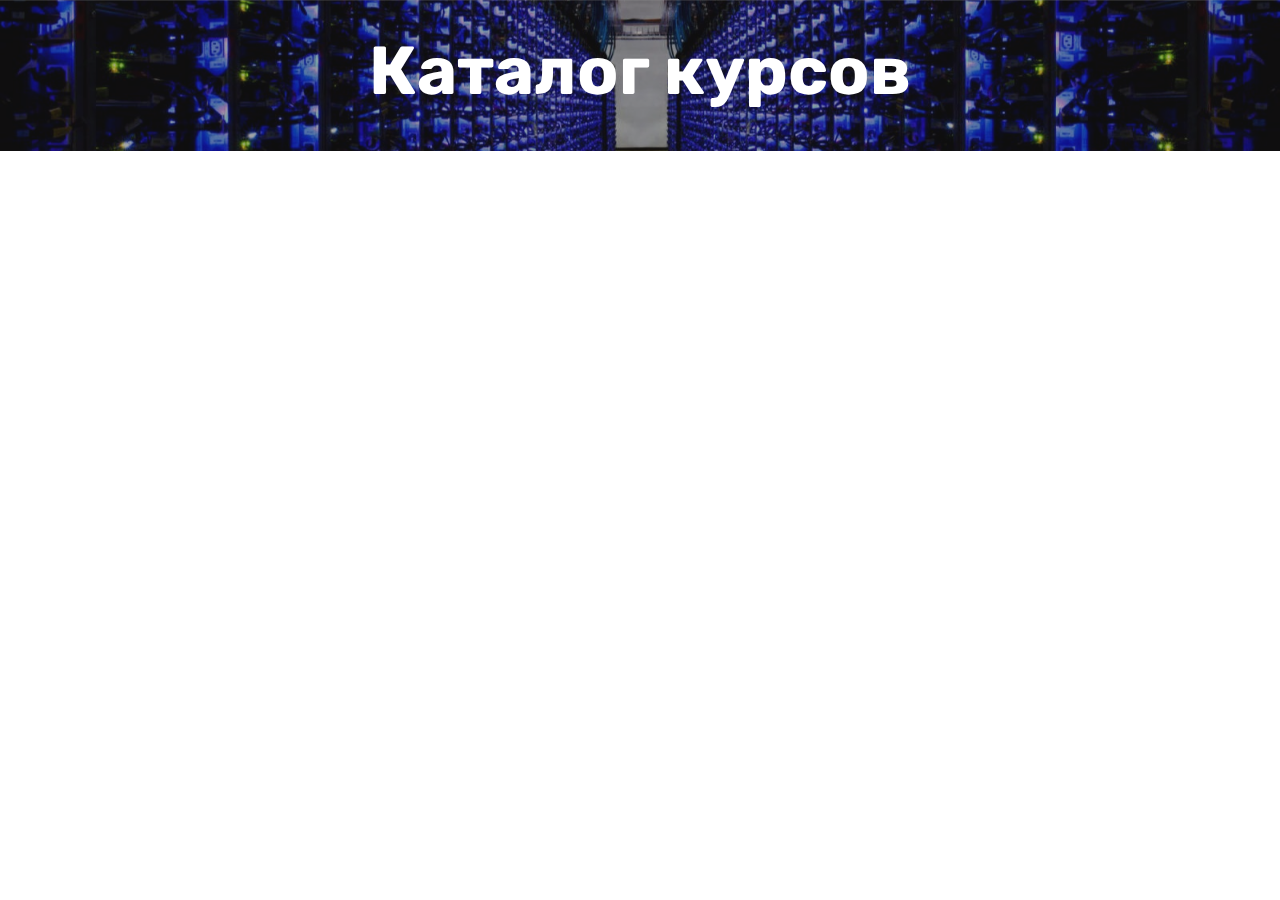
<file: page4.html>
<!DOCTYPE html>
<html>
<head>
  <!-- Site made with Mobirise Website Builder v4.11.6, https://mobirise.com -->
  <meta charset="UTF-8">
  <meta http-equiv="X-UA-Compatible" content="IE=edge">
  <meta name="generator" content="Mobirise v4.11.6, mobirise.com">
  <meta name="viewport" content="width=device-width, initial-scale=1, minimum-scale=1">
  <link rel="shortcut icon" href="assets/images/logo4.png" type="image/x-icon">
  <meta name="description" content="Website Generator Description">
  
  <title>Katalog</title>
  <link rel="stylesheet" href="assets/web/assets/mobirise-icons/mobirise-icons.css">
  <link rel="stylesheet" href="assets/bootstrap/css/bootstrap.min.css">
  <link rel="stylesheet" href="assets/bootstrap/css/bootstrap-grid.min.css">
  <link rel="stylesheet" href="assets/bootstrap/css/bootstrap-reboot.min.css">
  <link rel="stylesheet" href="assets/tether/tether.min.css">
  <link rel="stylesheet" href="assets/theme/css/style.css">
  <link rel="preload" as="style" href="assets/mobirise/css/mbr-additional.css"><link rel="stylesheet" href="assets/mobirise/css/mbr-additional.css" type="text/css">
  
  
  
</head>
<body>
  <section class="header1 cid-rHHALmQXlW mbr-parallax-background" id="header1-n">

    

    <div class="mbr-overlay" style="opacity: 0.4; background-color: rgb(35, 35, 35);">
    </div>

    <div class="container">
        <div class="row justify-content-md-center">
            <div class="mbr-white col-md-10">
                <h1 class="mbr-section-title align-center mbr-bold pb-3 mbr-fonts-style display-1">Каталог курсов</h1>
                
                
                
            </div>
        </div>
    </div>

</section>


  <section class="engine"><a href="https://mobirise.info/m">site design templates</a></section><script src="assets/web/assets/jquery/jquery.min.js"></script>
  <script src="assets/popper/popper.min.js"></script>
  <script src="assets/bootstrap/js/bootstrap.min.js"></script>
  <script src="assets/tether/tether.min.js"></script>
  <script src="assets/smoothscroll/smooth-scroll.js"></script>
  <script src="assets/parallax/jarallax.min.js"></script>
  <script src="assets/theme/js/script.js"></script>
  
  
</body>
</html>
</file>
<file: assets/web/assets/mobirise-icons2/mobirise2.css>
@font-face {
  font-family: 'Moririse2';
  font-display: swap;
  src:  url('mobirise2.eot?f2bix4');
  src:  url('mobirise2.eot?f2bix4#iefix') format('embedded-opentype'),
    url('mobirise2.ttf?f2bix4') format('truetype'),
    url('mobirise2.woff?f2bix4') format('woff'),
    url('mobirise2.svg?f2bix4#mobirise2') format('svg');
  font-weight: normal;
  font-style: normal;
}

[class^="mobi-"], [class*=" mobi-"] {
  /* use !important to prevent issues with browser extensions that change fonts */
  font-family: 'Moririse2' !important;
  speak: none;
  font-style: normal;
  font-weight: normal;
  font-variant: normal;
  text-transform: none;
  line-height: 1;

  /* Better Font Rendering =========== */
  -webkit-font-smoothing: antialiased;
  -moz-osx-font-smoothing: grayscale;
}

.mobi-mbri-add-submenu:before {
  content: "\e900";
}
.mobi-mbri-alert:before {
  content: "\e901";
}
.mobi-mbri-align-center:before {
  content: "\e902";
}
.mobi-mbri-align-justify:before {
  content: "\e903";
}
.mobi-mbri-align-left:before {
  content: "\e904";
}
.mobi-mbri-align-right:before {
  content: "\e905";
}
.mobi-mbri-android:before {
  content: "\e906";
}
.mobi-mbri-apple:before {
  content: "\e907";
}
.mobi-mbri-arrow-down:before {
  content: "\e908";
}
.mobi-mbri-arrow-next:before {
  content: "\e909";
}
.mobi-mbri-arrow-prev:before {
  content: "\e90a";
}
.mobi-mbri-arrow-up:before {
  content: "\e90b";
}
.mobi-mbri-bold:before {
  content: "\e90c";
}
.mobi-mbri-bookmark:before {
  content: "\e90d";
}
.mobi-mbri-bootstrap:before {
  content: "\e90e";
}
.mobi-mbri-briefcase:before {
  content: "\e90f";
}
.mobi-mbri-browse:before {
  content: "\e910";
}
.mobi-mbri-bulleted-list:before {
  content: "\e911";
}
.mobi-mbri-calendar:before {
  content: "\e912";
}
.mobi-mbri-camera:before {
  content: "\e913";
}
.mobi-mbri-cart-add:before {
  content: "\e914";
}
.mobi-mbri-cart-full:before {
  content: "\e915";
}
.mobi-mbri-cash:before {
  content: "\e916";
}
.mobi-mbri-change-style:before {
  content: "\e917";
}
.mobi-mbri-chat:before {
  content: "\e918";
}
.mobi-mbri-clock:before {
  content: "\e919";
}
.mobi-mbri-close:before {
  content: "\e91a";
}
.mobi-mbri-cloud:before {
  content: "\e91b";
}
.mobi-mbri-code:before {
  content: "\e91c";
}
.mobi-mbri-contact-form:before {
  content: "\e91d";
}
.mobi-mbri-credit-card:before {
  content: "\e91e";
}
.mobi-mbri-cursor-click:before {
  content: "\e91f";
}
.mobi-mbri-cust-feedback:before {
  content: "\e920";
}
.mobi-mbri-database:before {
  content: "\e921";
}
.mobi-mbri-delivery:before {
  content: "\e922";
}
.mobi-mbri-desktop:before {
  content: "\e923";
}
.mobi-mbri-devices:before {
  content: "\e924";
}
.mobi-mbri-down:before {
  content: "\e925";
}
.mobi-mbri-download-2:before {
  content: "\e926";
}
.mobi-mbri-download:before {
  content: "\e927";
}
.mobi-mbri-drag-n-drop-2:before {
  content: "\e928";
}
.mobi-mbri-drag-n-drop:before {
  content: "\e929";
}
.mobi-mbri-edit-2:before {
  content: "\e92a";
}
.mobi-mbri-edit:before {
  content: "\e92b";
}
.mobi-mbri-error:before {
  content: "\e92c";
}
.mobi-mbri-extension:before {
  content: "\e92d";
}
.mobi-mbri-features:before {
  content: "\e92e";
}
.mobi-mbri-file:before {
  content: "\e92f";
}
.mobi-mbri-flag:before {
  content: "\e930";
}
.mobi-mbri-folder:before {
  content: "\e931";
}
.mobi-mbri-gift:before {
  content: "\e932";
}
.mobi-mbri-github:before {
  content: "\e933";
}
.mobi-mbri-globe-2:before {
  content: "\e934";
}
.mobi-mbri-globe:before {
  content: "\e935";
}
.mobi-mbri-growing-chart:before {
  content: "\e936";
}
.mobi-mbri-hearth:before {
  content: "\e937";
}
.mobi-mbri-help:before {
  content: "\e938";
}
.mobi-mbri-home:before {
  content: "\e939";
}
.mobi-mbri-hot-cup:before {
  content: "\e93a";
}
.mobi-mbri-idea:before {
  content: "\e93b";
}
.mobi-mbri-image-gallery:before {
  content: "\e93c";
}
.mobi-mbri-image-slider:before {
  content: "\e93d";
}
.mobi-mbri-info:before {
  content: "\e93e";
}
.mobi-mbri-italic:before {
  content: "\e93f";
}
.mobi-mbri-key:before {
  content: "\e940";
}
.mobi-mbri-laptop:before {
  content: "\e941";
}
.mobi-mbri-layers:before {
  content: "\e942";
}
.mobi-mbri-left-right:before {
  content: "\e943";
}
.mobi-mbri-left:before {
  content: "\e944";
}
.mobi-mbri-letter:before {
  content: "\e945";
}
.mobi-mbri-like:before {
  content: "\e946";
}
.mobi-mbri-link:before {
  content: "\e947";
}
.mobi-mbri-lock:before {
  content: "\e948";
}
.mobi-mbri-login:before {
  content: "\e949";
}
.mobi-mbri-logout:before {
  content: "\e94a";
}
.mobi-mbri-magic-stick:before {
  content: "\e94b";
}
.mobi-mbri-map-pin:before {
  content: "\e94c";
}
.mobi-mbri-menu:before {
  content: "\e94d";
}
.mobi-mbri-mobile-2:before {
  content: "\e94e";
}
.mobi-mbri-mobile-horizontal:before {
  content: "\e94f";
}
.mobi-mbri-mobile:before {
  content: "\e950";
}
.mobi-mbri-mobirise:before {
  content: "\e951";
}
.mobi-mbri-more-horizontal:before {
  content: "\e952";
}
.mobi-mbri-more-vertical:before {
  content: "\e953";
}
.mobi-mbri-music:before {
  content: "\e954";
}
.mobi-mbri-new-file:before {
  content: "\e955";
}
.mobi-mbri-numbered-list:before {
  content: "\e956";
}
.mobi-mbri-opened-folder:before {
  content: "\e957";
}
.mobi-mbri-pages:before {
  content: "\e958";
}
.mobi-mbri-paper-plane:before {
  content: "\e959";
}
.mobi-mbri-paperclip:before {
  content: "\e95a";
}
.mobi-mbri-phone:before {
  content: "\e95b";
}
.mobi-mbri-photo:before {
  content: "\e95c";
}
.mobi-mbri-photos:before {
  content: "\e95d";
}
.mobi-mbri-pin:before {
  content: "\e95e";
}
.mobi-mbri-play:before {
  content: "\e95f";
}
.mobi-mbri-plus:before {
  content: "\e960";
}
.mobi-mbri-preview:before {
  content: "\e961";
}
.mobi-mbri-print:before {
  content: "\e962";
}
.mobi-mbri-protect:before {
  content: "\e963";
}
.mobi-mbri-question:before {
  content: "\e964";
}
.mobi-mbri-quote-left:before {
  content: "\e965";
}
.mobi-mbri-quote-right:before {
  content: "\e966";
}
.mobi-mbri-redo:before {
  content: "\e967";
}
.mobi-mbri-refresh:before {
  content: "\e968";
}
.mobi-mbri-responsive-2:before {
  content: "\e969";
}
.mobi-mbri-responsive:before {
  content: "\e96a";
}
.mobi-mbri-right:before {
  content: "\e96b";
}
.mobi-mbri-rocket:before {
  content: "\e96c";
}
.mobi-mbri-sad-face:before {
  content: "\e96d";
}
.mobi-mbri-sale:before {
  content: "\e96e";
}
.mobi-mbri-save:before {
  content: "\e96f";
}
.mobi-mbri-search:before {
  content: "\e970";
}
.mobi-mbri-setting-2:before {
  content: "\e971";
}
.mobi-mbri-setting-3:before {
  content: "\e972";
}
.mobi-mbri-setting:before {
  content: "\e973";
}
.mobi-mbri-share:before {
  content: "\e974";
}
.mobi-mbri-shopping-bag:before {
  content: "\e975";
}
.mobi-mbri-shopping-basket:before {
  content: "\e976";
}
.mobi-mbri-shopping-cart:before {
  content: "\e977";
}
.mobi-mbri-sites:before {
  content: "\e978";
}
.mobi-mbri-smile-face:before {
  content: "\e979";
}
.mobi-mbri-speed:before {
  content: "\e97a";
}
.mobi-mbri-star:before {
  content: "\e97b";
}
.mobi-mbri-success:before {
  content: "\e97c";
}
.mobi-mbri-sun:before {
  content: "\e97d";
}
.mobi-mbri-sun2:before {
  content: "\e97e";
}
.mobi-mbri-tablet-vertical:before {
  content: "\e97f";
}
.mobi-mbri-tablet:before {
  content: "\e980";
}
.mobi-mbri-target:before {
  content: "\e981";
}
.mobi-mbri-timer:before {
  content: "\e982";
}
.mobi-mbri-to-ftp:before {
  content: "\e983";
}
.mobi-mbri-to-local-drive:before {
  content: "\e984";
}
.mobi-mbri-touch-swipe:before {
  content: "\e985";
}
.mobi-mbri-touch:before {
  content: "\e986";
}
.mobi-mbri-trash:before {
  content: "\e987";
}
.mobi-mbri-underline:before {
  content: "\e988";
}
.mobi-mbri-undo:before {
  content: "\e989";
}
.mobi-mbri-unlink:before {
  content: "\e98a";
}
.mobi-mbri-unlock:before {
  content: "\e98b";
}
.mobi-mbri-up-down:before {
  content: "\e98c";
}
.mobi-mbri-up:before {
  content: "\e98d";
}
.mobi-mbri-update:before {
  content: "\e98e";
}
.mobi-mbri-upload-2:before {
  content: "\e98f";
}
.mobi-mbri-upload:before {
  content: "\e990";
}
.mobi-mbri-user-2:before {
  content: "\e991";
}
.mobi-mbri-user:before {
  content: "\e992";
}
.mobi-mbri-users:before {
  content: "\e993";
}
.mobi-mbri-video-play:before {
  content: "\e994";
}
.mobi-mbri-video:before {
  content: "\e995";
}
.mobi-mbri-watch:before {
  content: "\e996";
}
.mobi-mbri-website-theme-2:before {
  content: "\e997";
}
.mobi-mbri-website-theme:before {
  content: "\e998";
}
.mobi-mbri-wifi:before {
  content: "\e999";
}
.mobi-mbri-windows:before {
  content: "\e99a";
}
.mobi-mbri-zoom-in:before {
  content: "\e99b";
}
.mobi-mbri-zoom-out:before {
  content: "\e99c";
}
</file>
<file: assets/web/assets/mobirise-icons/mobirise-icons.css>
@font-face {
  font-family: 'MobiriseIcons';
  src:  url('mobirise-icons.eot?spat4u');
  src:  url('mobirise-icons.eot?spat4u#iefix') format('embedded-opentype'),
    url('mobirise-icons.ttf?spat4u') format('truetype'),
    url('mobirise-icons.woff?spat4u') format('woff'),
    url('mobirise-icons.svg?spat4u#MobiriseIcons') format('svg');
  font-weight: normal;
  font-style: normal;
  font-display: swap;
}

[class^="mbri-"], [class*=" mbri-"] {
  /* use !important to prevent issues with browser extensions that change fonts */
  font-family: MobiriseIcons !important;
  speak: none;
  font-style: normal;
  font-weight: normal;
  font-variant: normal;
  text-transform: none;
  line-height: 1;

  /* Better Font Rendering =========== */
  -webkit-font-smoothing: antialiased;
  -moz-osx-font-smoothing: grayscale;
}

.mbri-add-submenu:before {
  content: "\e900";
}
.mbri-alert:before {
  content: "\e901";
}
.mbri-align-center:before {
  content: "\e902";
}
.mbri-align-justify:before {
  content: "\e903";
}
.mbri-align-left:before {
  content: "\e904";
}
.mbri-align-right:before {
  content: "\e905";
}
.mbri-android:before {
  content: "\e906";
}
.mbri-apple:before {
  content: "\e907";
}
.mbri-arrow-down:before {
  content: "\e908";
}
.mbri-arrow-next:before {
  content: "\e909";
}
.mbri-arrow-prev:before {
  content: "\e90a";
}
.mbri-arrow-up:before {
  content: "\e90b";
}
.mbri-bold:before {
  content: "\e90c";
}
.mbri-bookmark:before {
  content: "\e90d";
}
.mbri-bootstrap:before {
  content: "\e90e";
}
.mbri-briefcase:before {
  content: "\e90f";
}
.mbri-browse:before {
  content: "\e910";
}
.mbri-bulleted-list:before {
  content: "\e911";
}
.mbri-calendar:before {
  content: "\e912";
}
.mbri-camera:before {
  content: "\e913";
}
.mbri-cart-add:before {
  content: "\e914";
}
.mbri-cart-full:before {
  content: "\e915";
}
.mbri-cash:before {
  content: "\e916";
}
.mbri-change-style:before {
  content: "\e917";
}
.mbri-chat:before {
  content: "\e918";
}
.mbri-clock:before {
  content: "\e919";
}
.mbri-close:before {
  content: "\e91a";
}
.mbri-cloud:before {
  content: "\e91b";
}
.mbri-code:before {
  content: "\e91c";
}
.mbri-contact-form:before {
  content: "\e91d";
}
.mbri-credit-card:before {
  content: "\e91e";
}
.mbri-cursor-click:before {
  content: "\e91f";
}
.mbri-cust-feedback:before {
  content: "\e920";
}
.mbri-database:before {
  content: "\e921";
}
.mbri-delivery:before {
  content: "\e922";
}
.mbri-desktop:before {
  content: "\e923";
}
.mbri-devices:before {
  content: "\e924";
}
.mbri-down:before {
  content: "\e925";
}
.mbri-download:before {
  content: "\e989";
}
.mbri-drag-n-drop:before {
  content: "\e927";
}
.mbri-drag-n-drop2:before {
  content: "\e928";
}
.mbri-edit:before {
  content: "\e929";
}
.mbri-edit2:before {
  content: "\e92a";
}
.mbri-error:before {
  content: "\e92b";
}
.mbri-extension:before {
  content: "\e92c";
}
.mbri-features:before {
  content: "\e92d";
}
.mbri-file:before {
  content: "\e92e";
}
.mbri-flag:before {
  content: "\e92f";
}
.mbri-folder:before {
  content: "\e930";
}
.mbri-gift:before {
  content: "\e931";
}
.mbri-github:before {
  content: "\e932";
}
.mbri-globe:before {
  content: "\e933";
}
.mbri-globe-2:before {
  content: "\e934";
}
.mbri-growing-chart:before {
  content: "\e935";
}
.mbri-hearth:before {
  content: "\e936";
}
.mbri-help:before {
  content: "\e937";
}
.mbri-home:before {
  content: "\e938";
}
.mbri-hot-cup:before {
  content: "\e939";
}
.mbri-idea:before {
  content: "\e93a";
}
.mbri-image-gallery:before {
  content: "\e93b";
}
.mbri-image-slider:before {
  content: "\e93c";
}
.mbri-info:before {
  content: "\e93d";
}
.mbri-italic:before {
  content: "\e93e";
}
.mbri-key:before {
  content: "\e93f";
}
.mbri-laptop:before {
  content: "\e940";
}
.mbri-layers:before {
  content: "\e941";
}
.mbri-left-right:before {
  content: "\e942";
}
.mbri-left:before {
  content: "\e943";
}
.mbri-letter:before {
  content: "\e944";
}
.mbri-like:before {
  content: "\e945";
}
.mbri-link:before {
  content: "\e946";
}
.mbri-lock:before {
  content: "\e947";
}
.mbri-login:before {
  content: "\e948";
}
.mbri-logout:before {
  content: "\e949";
}
.mbri-magic-stick:before {
  content: "\e94a";
}
.mbri-map-pin:before {
  content: "\e94b";
}
.mbri-menu:before {
  content: "\e94c";
}
.mbri-mobile:before {
  content: "\e94d";
}
.mbri-mobile2:before {
  content: "\e94e";
}
.mbri-mobirise:before {
  content: "\e94f";
}
.mbri-more-horizontal:before {
  content: "\e950";
}
.mbri-more-vertical:before {
  content: "\e951";
}
.mbri-music:before {
  content: "\e952";
}
.mbri-new-file:before {
  content: "\e953";
}
.mbri-numbered-list:before {
  content: "\e954";
}
.mbri-opened-folder:before {
  content: "\e955";
}
.mbri-pages:before {
  content: "\e956";
}
.mbri-paper-plane:before {
  content: "\e957";
}
.mbri-paperclip:before {
  content: "\e958";
}
.mbri-photo:before {
  content: "\e959";
}
.mbri-photos:before {
  content: "\e95a";
}
.mbri-pin:before {
  content: "\e95b";
}
.mbri-play:before {
  content: "\e95c";
}
.mbri-plus:before {
  content: "\e95d";
}
.mbri-preview:before {
  content: "\e95e";
}
.mbri-print:before {
  content: "\e95f";
}
.mbri-protect:before {
  content: "\e960";
}
.mbri-question:before {
  content: "\e961";
}
.mbri-quote-left:before {
  content: "\e962";
}
.mbri-quote-right:before {
  content: "\e963";
}
.mbri-refresh:before {
  content: "\e964";
}
.mbri-responsive:before {
  content: "\e965";
}
.mbri-right:before {
  content: "\e966";
}
.mbri-rocket:before {
  content: "\e967";
}
.mbri-sad-face:before {
  content: "\e968";
}
.mbri-sale:before {
  content: "\e969";
}
.mbri-save:before {
  content: "\e96a";
}
.mbri-search:before {
  content: "\e96b";
}
.mbri-setting:before {
  content: "\e96c";
}
.mbri-setting2:before {
  content: "\e96d";
}
.mbri-setting3:before {
  content: "\e96e";
}
.mbri-share:before {
  content: "\e96f";
}
.mbri-shopping-bag:before {
  content: "\e970";
}
.mbri-shopping-basket:before {
  content: "\e971";
}
.mbri-shopping-cart:before {
  content: "\e972";
}
.mbri-sites:before {
  content: "\e973";
}
.mbri-smile-face:before {
  content: "\e974";
}
.mbri-speed:before {
  content: "\e975";
}
.mbri-star:before {
  content: "\e976";
}
.mbri-success:before {
  content: "\e977";
}
.mbri-sun:before {
  content: "\e978";
}
.mbri-sun2:before {
  content: "\e979";
}
.mbri-tablet:before {
  content: "\e97a";
}
.mbri-tablet-vertical:before {
  content: "\e97b";
}
.mbri-target:before {
  content: "\e97c";
}
.mbri-timer:before {
  content: "\e97d";
}
.mbri-to-ftp:before {
  content: "\e97e";
}
.mbri-to-local-drive:before {
  content: "\e97f";
}
.mbri-touch-swipe:before {
  content: "\e980";
}
.mbri-touch:before {
  content: "\e981";
}
.mbri-trash:before {
  content: "\e982";
}
.mbri-underline:before {
  content: "\e983";
}
.mbri-unlink:before {
  content: "\e984";
}
.mbri-unlock:before {
  content: "\e985";
}
.mbri-up-down:before {
  content: "\e986";
}
.mbri-up:before {
  content: "\e987";
}
.mbri-update:before {
  content: "\e988";
}
.mbri-upload:before {
 content: "\e926"; 
}
.mbri-user:before {
  content: "\e98a";
}
.mbri-user2:before {
  content: "\e98b";
}
.mbri-users:before {
  content: "\e98c";
}
.mbri-video:before {
  content: "\e98d";
}
.mbri-video-play:before {
  content: "\e98e";
}
.mbri-watch:before {
  content: "\e98f";
}
.mbri-website-theme:before {
  content: "\e990";
}
.mbri-wifi:before {
  content: "\e991";
}
.mbri-windows:before {
  content: "\e992";
}
.mbri-zoom-out:before {
  content: "\e993";
}
.mbri-redo:before {
  content: "\e994";
}
.mbri-undo:before {
  content: "\e995";
}
</file>
<file: assets/theme/css/style.css>
/*!
 * Mobirise v4 theme (https://mobirise.com/)
 * Copyright 2017 Mobirise
 */
section {
  background-color: #eeeeee; }

body {
  font-style: normal;
  line-height: 1.5; }

section,
.container,
.container-fluid {
  position: relative;
  word-wrap: break-word; }

a.mbr-iconfont:hover {
  text-decoration: none; }

.article .lead p,
.article .lead ul,
.article .lead ol,
.article .lead pre,
.article .lead blockquote {
  margin-bottom: 0; }

ul,
ol,
pre,
blockquote {
  margin-bottom: 2.3125rem; }

pre {
  background: #f4f4f4;
  padding: 10px 24px;
  white-space: pre-wrap; }

.inactive {
  -webkit-user-select: none;
  -moz-user-select: none;
  -ms-user-select: none;
  user-select: none;
  pointer-events: none;
  -webkit-user-drag: none;
  user-drag: none; }

.mbr-section__comments .row {
  justify-content: center;
  -webkit-justify-content: center; }

a {
  font-style: normal;
  font-weight: 400;
  cursor: pointer; }
  a, a:hover {
    text-decoration: none; }

figure {
  margin-bottom: 0; }

body {
  color: #232323; }

h1,
h2,
h3,
h4,
h5,
h6,
.h1,
.h2,
.h3,
.h4,
.h5,
.h6,
.display-1,
.display-2,
.display-3,
.display-4 {
  line-height: 1;
  word-break: break-word;
  word-wrap: break-word; }

.mbr-section-title {
  font-style: normal;
  line-height: 1.2; }

.mbr-section-subtitle {
  line-height: 1.3; }

.mbr-text {
  font-style: normal;
  line-height: 1.6; }

b,
strong {
  font-weight: bold; }

blockquote {
  padding: 10px 0 10px 20px;
  position: relative;
  border-left: 2px solid;
  border-color: #ff3366; }

input:-webkit-autofill, input:-webkit-autofill:hover, input:-webkit-autofill:focus, input:-webkit-autofill:active {
  transition-delay: 9999s;
  transition-property: background-color, color; }

textarea[type='hidden'] {
  display: none; }

body {
  position: relative; }

section {
  background-position: 50% 50%;
  background-repeat: no-repeat;
  background-size: cover; }
  section .mbr-background-video,
  section .mbr-background-video-preview {
    position: absolute;
    bottom: 0;
    left: 0;
    right: 0;
    top: 0; }

.hidden {
  visibility: hidden; }

.mbr-z-index20 {
  z-index: 20; }

/*! Base colors */
.mbr-white {
  color: #ffffff; }

.mbr-black {
  color: #000000; }

.mbr-bg-white {
  background-color: #ffffff; }

.mbr-bg-black {
  background-color: #000000; }

/*! Text-aligns */
.align-left {
  text-align: left; }

.align-center {
  text-align: center; }

.align-right {
  text-align: right; }

@media (max-width: 767px) {
  .align-left,
  .align-center,
  .align-right,
  .mbr-section-btn,
  .mbr-section-title {
    text-align: center; } }
/*! Font-weight  */
.mbr-light {
  font-weight: 300; }

.mbr-regular {
  font-weight: 400; }

.mbr-semibold {
  font-weight: 500; }

.mbr-bold {
  font-weight: 700; }

/*! Media  */
.media-size-item {
  -webkit-flex: 1 1 auto;
  -moz-flex: 1 1 auto;
  -ms-flex: 1 1 auto;
  -o-flex: 1 1 auto;
  flex: 1 1 auto; }

.media-content {
  -webkit-flex-basis: 100%;
  flex-basis: 100%; }

.media-container-row {
  display: -ms-flexbox;
  display: -webkit-flex;
  display: flex;
  -webkit-flex-direction: row;
  -ms-flex-direction: row;
  flex-direction: row;
  -webkit-flex-wrap: wrap;
  -ms-flex-wrap: wrap;
  flex-wrap: wrap;
  -webkit-justify-content: center;
  -ms-flex-pack: center;
  justify-content: center;
  -webkit-align-content: center;
  -ms-flex-line-pack: center;
  align-content: center;
  -webkit-align-items: start;
  -ms-flex-align: start;
  align-items: start; }
  .media-container-row .media-size-item {
    width: 400px; }

.media-container-column {
  display: -ms-flexbox;
  display: -webkit-flex;
  display: flex;
  -webkit-flex-direction: column;
  -ms-flex-direction: column;
  flex-direction: column;
  -webkit-flex-wrap: wrap;
  -ms-flex-wrap: wrap;
  flex-wrap: wrap;
  -webkit-justify-content: center;
  -ms-flex-pack: center;
  justify-content: center;
  -webkit-align-content: center;
  -ms-flex-line-pack: center;
  align-content: center;
  -webkit-align-items: stretch;
  -ms-flex-align: stretch;
  align-items: stretch; }
  .media-container-column > * {
    width: 100%; }

@media (min-width: 992px) {
  .media-container-row {
    -webkit-flex-wrap: nowrap;
    -ms-flex-wrap: nowrap;
    flex-wrap: nowrap; } }
figure {
  overflow: hidden; }

figure[mbr-media-size] {
  transition: width 0.1s; }

.mbr-figure img,
.mbr-figure iframe {
  display: block;
  width: 100%; }

.card {
  background-color: transparent;
  border: none; }

.card-box {
  width: 100%; }

.card-img {
  text-align: center;
  flex-shrink: 0;
  -webkit-flex-shrink: 0; }

.media {
  max-width: 100%;
  margin: 0 auto; }

.mbr-figure {
  -ms-flex-item-align: center;
  -ms-grid-row-align: center;
  -webkit-align-self: center;
  align-self: center; }

.media-container > div {
  max-width: 100%; }

.mbr-figure img,
.card-img img {
  width: 100%; }

@media (max-width: 991px) {
  .media-size-item {
    width: auto !important; }

  .media {
    width: auto; }

  .mbr-figure {
    width: 100% !important; } }
/*! Buttons */
.btn {
  font-weight: 500;
  border-width: 2px;
  font-style: normal;
  letter-spacing: 1px;
  margin: .4rem .8rem;
  white-space: normal;
  -webkit-transition: all .3s ease-in-out;
  -moz-transition: all .3s ease-in-out;
  transition: all .3s ease-in-out;
  display: inline-flex;
  align-items: center;
  justify-content: center;
  word-break: break-word;
  -webkit-align-items: center;
  -webkit-justify-content: center;
  display: -webkit-inline-flex; }

.btn-sm {
  font-weight: 500;
  letter-spacing: 1px;
  -webkit-transition: all .3s ease-in-out;
  -moz-transition: all .3s ease-in-out;
  transition: all .3s ease-in-out; }

.btn-md {
  font-weight: 500;
  letter-spacing: 1px;
  margin: .4rem .8rem !important;
  -webkit-transition: all .3s ease-in-out;
  -moz-transition: all .3s ease-in-out;
  transition: all .3s ease-in-out; }

.btn-lg {
  font-weight: 500;
  letter-spacing: 1px;
  margin: .4rem .8rem !important;
  -webkit-transition: all .3s ease-in-out;
  -moz-transition: all .3s ease-in-out;
  transition: all .3s ease-in-out; }

.mbr-section-btn {
  margin-left: -0.25rem;
  margin-right: -0.25rem;
  font-size: 0; }

nav .mbr-section-btn {
  margin-left: 0rem;
  margin-right: 0rem; }

.btn-form {
  border-radius: 0; }
  .btn-form:hover {
    cursor: pointer; }

/*! Btn icon margin */
.btn .mbr-iconfont,
.btn.btn-sm .mbr-iconfont {
  cursor: pointer;
  margin-right: 0.5rem; }

.btn.btn-md .mbr-iconfont,
.btn.btn-md .mbr-iconfont {
  margin-right: 0.8rem; }

.mbr-regular {
  font-weight: 400; }

.mbr-semibold {
  font-weight: 500; }

.mbr-bold {
  font-weight: 700; }

[type='submit'] {
  -webkit-appearance: none; }

/*! Full-screen */
.mbr-fullscreen .mbr-overlay {
  min-height: 100vh; }

.mbr-fullscreen {
  display: flex;
  display: -webkit-flex;
  display: -moz-flex;
  display: -ms-flex;
  display: -o-flex;
  align-items: center;
  -webkit-align-items: center;
  min-height: 100vh;
  padding-top: 3rem;
  padding-bottom: 3rem; }

/*! Map */
.map {
  height: 25rem;
  position: relative; }
  .map iframe {
    width: 100%;
    height: 100%; }

.mbr-overlay {
  background-color: #000;
  bottom: 0;
  left: 0;
  opacity: .5;
  position: absolute;
  right: 0;
  top: 0;
  z-index: 0;
  pointer-events: none; }

/* Form */
blockquote {
  font-style: italic;
  padding: 10px 0 10px 20px;
  font-size: 1.09rem;
  position: relative;
  border-width: 3px; }

.form-control {
  background-color: #f5f5f5;
  box-shadow: none;
  color: #565656;
  line-height: 1.43;
  min-height: 3.5em;
  padding: 1.07em .5em; }
  .form-control, .form-control:focus {
    border: 1px solid #e8e8e8; }
  .form-active .form-control:invalid {
    border-color: red; }

.form-control-label {
  position: relative;
  cursor: pointer;
  margin-bottom: .357em;
  padding: 0; }

.alert {
  color: #ffffff;
  border-radius: 0;
  border: 0;
  font-size: .875rem;
  line-height: 1.5;
  margin-bottom: 1.875rem;
  padding: 1.25rem;
  position: relative; }
  .alert.alert-form::after {
    background-color: inherit;
    bottom: -7px;
    content: "";
    display: block;
    height: 14px;
    left: 50%;
    margin-left: -7px;
    position: absolute;
    transform: rotate(45deg);
    width: 14px;
    -webkit-transform: rotate(45deg); }

.form-asterisk {
  font-family: initial;
  position: absolute;
  top: -2px;
  font-weight: normal; }

/*! Scroll to top arrow */
#scrollToTop a i:before {
  content: '';
  position: absolute;
  height: 40%;
  top: 25%;
  background: #fff;
  width: 2px;
  left: calc(50% - 1px); }
#scrollToTop a i:after {
  content: '';
  position: absolute;
  display: block;
  border-top: 2px solid #fff;
  border-right: 2px solid #fff;
  width: 40%;
  height: 40%;
  left: 30%;
  bottom: 30%;
  transform: rotate(135deg);
  -webkit-transform: rotate(135deg); }

.mbr-arrow-up {
  bottom: 25px;
  right: 90px;
  position: fixed;
  text-align: right;
  z-index: 5000;
  color: #ffffff;
  font-size: 32px;
  transform: rotate(180deg);
  -webkit-transform: rotate(180deg); }

.mbr-arrow-up a {
  background: rgba(0, 0, 0, 0.2);
  border-radius: 3px;
  color: #fff;
  display: inline-block;
  height: 60px;
  width: 60px;
  outline-style: none !important;
  position: relative;
  text-decoration: none;
  transition: all 0.3s ease-in-out;
  cursor: pointer;
  text-align: center; }
  .mbr-arrow-up a:hover {
    background-color: rgba(0, 0, 0, 0.4); }
  .mbr-arrow-up a i {
    line-height: 60px; }

.mbr-arrow-up-icon {
  display: block;
  color: #fff; }

.mbr-arrow-up-icon::before {
  content: '\203a';
  display: inline-block;
  font-family: serif;
  font-size: 32px;
  line-height: 1;
  font-style: normal;
  position: relative;
  top: 6px;
  left: -4px;
  -webkit-transform: rotate(-90deg);
  transform: rotate(-90deg); }

/*! Arrow Down */
.mbr-arrow {
  position: absolute;
  bottom: 45px;
  left: 50%;
  width: 60px;
  height: 60px;
  cursor: pointer;
  background-color: rgba(80, 80, 80, 0.5);
  border-radius: 50%;
  -webkit-transform: translateX(-50%);
  transform: translateX(-50%); }
  .mbr-arrow > a {
    display: inline-block;
    text-decoration: none;
    outline-style: none;
    -webkit-animation: arrowdown 1.7s ease-in-out infinite;
    animation: arrowdown 1.7s ease-in-out infinite; }
    .mbr-arrow > a > i {
      position: absolute;
      top: -2px;
      left: 15px;
      font-size: 2rem; }

@keyframes arrowdown {
  0% {
    transform: translateY(0px);
    -webkit-transform: translateY(0px); }
  50% {
    transform: translateY(-5px);
    -webkit-transform: translateY(-5px); }
  100% {
    transform: translateY(0px);
    -webkit-transform: translateY(0px); } }
@-webkit-keyframes arrowdown {
  0% {
    transform: translateY(0px);
    -webkit-transform: translateY(0px); }
  50% {
    transform: translateY(-5px);
    -webkit-transform: translateY(-5px); }
  100% {
    transform: translateY(0px);
    -webkit-transform: translateY(0px); } }
@media (max-width: 500px) {
  .mbr-arrow-up {
    left: 50%;
    right: auto;
    transform: translateX(-50%) rotate(180deg);
    -webkit-transform: translateX(-50%) rotate(180deg); } }
/*Gradients animation*/
@keyframes gradient-animation {
  from {
    background-position: 0% 100%;
    animation-timing-function: ease-in-out; }
  to {
    background-position: 100% 0%;
    animation-timing-function: ease-in-out; } }
@-webkit-keyframes gradient-animation {
  from {
    background-position: 0% 100%;
    animation-timing-function: ease-in-out; }
  to {
    background-position: 100% 0%;
    animation-timing-function: ease-in-out; } }
.bg-gradient {
  background-size: 200% 200%;
  animation: gradient-animation 5s infinite alternate;
  -webkit-animation: gradient-animation 5s infinite alternate; }

.menu .navbar-brand {
  display: -webkit-flex; }
  .menu .navbar-brand span {
    display: flex;
    display: -webkit-flex; }
  .menu .navbar-brand .navbar-caption-wrap {
    display: -webkit-flex; }
  .menu .navbar-brand .navbar-logo img {
    display: -webkit-flex; }
@media (min-width: 768px) and (max-width: 1023px) {
  .menu .navbar-toggleable-sm .navbar-nav {
    display: -webkit-box;
    display: -webkit-flex;
    display: -ms-flexbox; } }
@media (max-width: 1023px) {
  .menu .navbar-collapse {
    max-height: 93.5vh; }
    .menu .navbar-collapse.show {
      overflow: auto; } }
@media (min-width: 1024px) {
  .menu .navbar-nav.nav-dropdown {
    display: -webkit-flex; }
  .menu .navbar-toggleable-sm .navbar-collapse {
    display: -webkit-flex !important; }
  .menu .collapsed .navbar-collapse {
    max-height: 93.5vh; }
    .menu .collapsed .navbar-collapse.show {
      overflow: auto; } }
@media (max-width: 767px) {
  .menu .navbar-collapse {
    max-height: 80vh; } }

/* Others*/
.note-check a[data-value=Rubik] {
  font-style: normal; }

.mbr-arrow a {
  color: #ffffff; }

@media (max-width: 767px) {
  .mbr-arrow {
    display: none; } }
.navbar {
  display: -webkit-flex;
  -webkit-flex-wrap: wrap;
  -webkit-align-items: center;
  -webkit-justify-content: space-between; }

.navbar-collapse {
  -webkit-flex-basis: 100%;
  -webkit-flex-grow: 1;
  -webkit-align-items: center; }

.nav-dropdown .link {
  padding: 0.667em 1.667em !important;
  margin: 0 !important; }

.nav {
  display: -webkit-flex;
  -webkit-flex-wrap: wrap; }

.row {
  display: -webkit-flex;
  -webkit-flex-wrap: wrap; }

.justify-content-center {
  -webkit-justify-content: center; }

.form-inline {
  display: -webkit-flex;
  -webkit-flex-flow: row wrap;
  -webkit-align-items: center; }

.card-wrapper {
  -webkit-flex: 1; }

.carousel-control {
  z-index: 10;
  display: -webkit-flex;
  -webkit-align-items: center;
  -webkit-justify-content: center; }

.carousel-controls {
  display: -webkit-flex; }

.media {
  display: -webkit-flex; }

.form-group:focus {
  outline: none; }

.jq-selectbox__select {
  padding: 1.07em 0.5em;
  position: absolute;
  top: 0;
  left: 0;
  width: 100%; }

.jq-selectbox__dropdown {
  position: absolute;
  top: 100% !important;
  left: 0 !important;
  width: 100% !important; }

.jq-selectbox__trigger-arrow {
  transform: translateY(-50%); }

.jq-selectbox li {
  padding: 1.07em 0.5em; }

input[type='range'] {
  padding-left: 0 !important;
  padding-right: 0 !important; }

.modal-dialog,
.modal-content {
  height: 100%; }

.modal-dialog .carousel-inner {
  height: calc(100vh - 1.75rem); }
  @media (max-width: 575px) {
    .modal-dialog .carousel-inner {
      height: calc(100vh - 1rem); } }

.carousel-item {
  text-align: center; }

.carousel-item img {
  margin: auto; }

.navbar-toggler {
  -webkit-align-self: flex-start;
  -ms-flex-item-align: start;
  align-self: flex-start;
  padding: 0.25rem 0.75rem;
  font-size: 1.25rem;
  line-height: 1;
  background: transparent;
  border: 1px solid transparent;
  -webkit-border-radius: 0.25rem;
  border-radius: 0.25rem; }

.navbar-toggler:focus,
.navbar-toggler:hover {
  text-decoration: none; }

.navbar-toggler-icon {
  display: inline-block;
  width: 1.5em;
  height: 1.5em;
  vertical-align: middle;
  content: '';
  background: no-repeat center center;
  -webkit-background-size: 100% 100%;
  -o-background-size: 100% 100%;
  background-size: 100% 100%; }

.navbar-toggler-left {
  position: absolute;
  left: 1rem; }

.navbar-toggler-right {
  position: absolute;
  right: 1rem; }

@media (max-width: 575px) {
  .navbar-toggleable .navbar-nav .dropdown-menu {
    position: static;
    float: none; }

  .navbar-toggleable > .container {
    padding-right: 0;
    padding-left: 0; } }
@media (min-width: 576px) {
  .navbar-toggleable {
    -webkit-box-orient: horizontal;
    -webkit-box-direction: normal;
    -webkit-flex-direction: row;
    -ms-flex-direction: row;
    flex-direction: row;
    -webkit-flex-wrap: nowrap;
    -ms-flex-wrap: nowrap;
    flex-wrap: nowrap;
    -webkit-box-align: center;
    -webkit-align-items: center;
    -ms-flex-align: center;
    align-items: center; }

  .navbar-toggleable .navbar-nav {
    -webkit-box-orient: horizontal;
    -webkit-box-direction: normal;
    -webkit-flex-direction: row;
    -ms-flex-direction: row;
    flex-direction: row; }

  .navbar-toggleable .navbar-nav .nav-link {
    padding-right: 0.5rem;
    padding-left: 0.5rem; }

  .navbar-toggleable > .container {
    display: -webkit-box;
    display: -webkit-flex;
    display: -ms-flexbox;
    display: flex;
    -webkit-flex-wrap: nowrap;
    -ms-flex-wrap: nowrap;
    flex-wrap: nowrap;
    -webkit-box-align: center;
    -webkit-align-items: center;
    -ms-flex-align: center;
    align-items: center; }

  .navbar-toggleable .navbar-collapse {
    display: -webkit-box !important;
    display: -webkit-flex !important;
    display: -ms-flexbox !important;
    display: flex !important;
    width: 100%; }

  .navbar-toggleable .navbar-toggler {
    display: none; } }
@media (max-width: 767px) {
  .navbar-toggleable-sm .navbar-nav .dropdown-menu {
    position: static;
    float: none; }

  .navbar-toggleable-sm > .container {
    padding-right: 0;
    padding-left: 0; } }
@media (min-width: 768px) {
  .navbar-toggleable-sm {
    -webkit-box-orient: horizontal;
    -webkit-box-direction: normal;
    -webkit-flex-direction: row;
    -ms-flex-direction: row;
    flex-direction: row;
    -webkit-flex-wrap: nowrap;
    -ms-flex-wrap: nowrap;
    flex-wrap: nowrap;
    -webkit-box-align: center;
    -webkit-align-items: center;
    -ms-flex-align: center;
    align-items: center; }

  .navbar-toggleable-sm .navbar-nav {
    -webkit-box-orient: horizontal;
    -webkit-box-direction: normal;
    -webkit-flex-direction: row;
    -ms-flex-direction: row;
    flex-direction: row; }

  .navbar-toggleable-sm .navbar-nav .nav-link {
    padding-right: 0.5rem;
    padding-left: 0.5rem; }

  .navbar-toggleable-sm > .container {
    display: -webkit-box;
    display: -webkit-flex;
    display: -ms-flexbox;
    display: flex;
    -webkit-flex-wrap: nowrap;
    -ms-flex-wrap: nowrap;
    flex-wrap: nowrap;
    -webkit-box-align: center;
    -webkit-align-items: center;
    -ms-flex-align: center;
    align-items: center; }

  .navbar-toggleable-sm .navbar-collapse {
    display: none;
    width: 100%; }

  .navbar-toggleable-sm .navbar-toggler {
    display: none; } }
@media (max-width: 1023px) {
  .navbar-toggleable-md .navbar-nav .dropdown-menu {
    position: static;
    float: none; }

  .navbar-toggleable-md > .container {
    padding-right: 0;
    padding-left: 0; } }
@media (min-width: 1024px) {
  .navbar-toggleable-md {
    -webkit-box-orient: horizontal;
    -webkit-box-direction: normal;
    -webkit-flex-direction: row;
    -ms-flex-direction: row;
    flex-direction: row;
    -webkit-flex-wrap: nowrap;
    -ms-flex-wrap: nowrap;
    flex-wrap: nowrap;
    -webkit-box-align: center;
    -webkit-align-items: center;
    -ms-flex-align: center;
    align-items: center; }

  .navbar-toggleable-md .navbar-nav {
    -webkit-box-orient: horizontal;
    -webkit-box-direction: normal;
    -webkit-flex-direction: row;
    -ms-flex-direction: row;
    flex-direction: row; }

  .navbar-toggleable-md .navbar-nav .nav-link {
    padding-right: 0.5rem;
    padding-left: 0.5rem; }

  .navbar-toggleable-md > .container {
    display: -webkit-box;
    display: -webkit-flex;
    display: -ms-flexbox;
    display: flex;
    -webkit-flex-wrap: nowrap;
    -ms-flex-wrap: nowrap;
    flex-wrap: nowrap;
    -webkit-box-align: center;
    -webkit-align-items: center;
    -ms-flex-align: center;
    align-items: center; }

  .navbar-toggleable-md .navbar-collapse {
    display: -webkit-box !important;
    display: -webkit-flex !important;
    display: -ms-flexbox !important;
    display: flex !important;
    width: 100%; }

  .navbar-toggleable-md .navbar-toggler {
    display: none; } }
@media (max-width: 1199px) {
  .navbar-toggleable-lg .navbar-nav .dropdown-menu {
    position: static;
    float: none; }

  .navbar-toggleable-lg > .container {
    padding-right: 0;
    padding-left: 0; } }
@media (min-width: 1200px) {
  .navbar-toggleable-lg {
    -webkit-box-orient: horizontal;
    -webkit-box-direction: normal;
    -webkit-flex-direction: row;
    -ms-flex-direction: row;
    flex-direction: row;
    -webkit-flex-wrap: nowrap;
    -ms-flex-wrap: nowrap;
    flex-wrap: nowrap;
    -webkit-box-align: center;
    -webkit-align-items: center;
    -ms-flex-align: center;
    align-items: center; }

  .navbar-toggleable-lg .navbar-nav {
    -webkit-box-orient: horizontal;
    -webkit-box-direction: normal;
    -webkit-flex-direction: row;
    -ms-flex-direction: row;
    flex-direction: row; }

  .navbar-toggleable-lg .navbar-nav .nav-link {
    padding-right: 0.5rem;
    padding-left: 0.5rem; }

  .navbar-toggleable-lg > .container {
    display: -webkit-box;
    display: -webkit-flex;
    display: -ms-flexbox;
    display: flex;
    -webkit-flex-wrap: nowrap;
    -ms-flex-wrap: nowrap;
    flex-wrap: nowrap;
    -webkit-box-align: center;
    -webkit-align-items: center;
    -ms-flex-align: center;
    align-items: center; }

  .navbar-toggleable-lg .navbar-collapse {
    display: -webkit-box !important;
    display: -webkit-flex !important;
    display: -ms-flexbox !important;
    display: flex !important;
    width: 100%; }

  .navbar-toggleable-lg .navbar-toggler {
    display: none; } }
.navbar-toggleable-xl {
  -webkit-box-orient: horizontal;
  -webkit-box-direction: normal;
  -webkit-flex-direction: row;
  -ms-flex-direction: row;
  flex-direction: row;
  -webkit-flex-wrap: nowrap;
  -ms-flex-wrap: nowrap;
  flex-wrap: nowrap;
  -webkit-box-align: center;
  -webkit-align-items: center;
  -ms-flex-align: center;
  align-items: center; }

.navbar-toggleable-xl .navbar-nav .dropdown-menu {
  position: static;
  float: none; }

.navbar-toggleable-xl > .container {
  padding-right: 0;
  padding-left: 0; }

.navbar-toggleable-xl .navbar-nav {
  -webkit-box-orient: horizontal;
  -webkit-box-direction: normal;
  -webkit-flex-direction: row;
  -ms-flex-direction: row;
  flex-direction: row; }

.navbar-toggleable-xl .navbar-nav .nav-link {
  padding-right: 0.5rem;
  padding-left: 0.5rem; }

.navbar-toggleable-xl > .container {
  display: -webkit-box;
  display: -webkit-flex;
  display: -ms-flexbox;
  display: flex;
  -webkit-flex-wrap: nowrap;
  -ms-flex-wrap: nowrap;
  flex-wrap: nowrap;
  -webkit-box-align: center;
  -webkit-align-items: center;
  -ms-flex-align: center;
  align-items: center; }

.navbar-toggleable-xl .navbar-collapse {
  display: -webkit-box !important;
  display: -webkit-flex !important;
  display: -ms-flexbox !important;
  display: flex !important;
  width: 100%; }

.navbar-toggleable-xl .navbar-toggler {
  display: none; }

.card-img {
  width: auto; }

.menu .navbar.collapsed:not(.beta-menu) {
  flex-direction: column;
  -webkit-flex-direction: column; }

.carousel-item.active,
.carousel-item-next,
.carousel-item-prev {
  display: -webkit-box;
  display: -webkit-flex;
  display: -ms-flexbox;
  display: flex; }

.note-air-layout .dropup .dropdown-menu,
.note-air-layout .navbar-fixed-bottom .dropdown .dropdown-menu {
  bottom: initial !important; }

html,
body {
  height: auto;
  min-height: 100vh; }

.dropup .dropdown-toggle::after {
  display: none; }

/*# sourceMappingURL=style.css.map */
.engine {
	position: absolute;
	text-indent: -2400px;
	text-align: center;
	padding: 0;
	top: 0;
	left: -2400px;
}
</file>
<file: assets/mobirise/css/mbr-additional.css>
@import url(https://fonts.googleapis.com/css?family=Rubik:300,300i,400,400i,500,500i,700,700i,900,900i&display=swap);





body {
  font-family: Rubik;
}
.display-1 {
  font-family: 'Rubik', sans-serif;
  font-size: 4.25rem;
  font-display: swap;
}
.display-1 > .mbr-iconfont {
  font-size: 6.8rem;
}
.display-2 {
  font-family: 'Rubik', sans-serif;
  font-size: 3rem;
  font-display: swap;
}
.display-2 > .mbr-iconfont {
  font-size: 4.8rem;
}
.display-4 {
  font-family: 'Rubik', sans-serif;
  font-size: 1rem;
  font-display: swap;
}
.display-4 > .mbr-iconfont {
  font-size: 1.6rem;
}
.display-5 {
  font-family: 'Rubik', sans-serif;
  font-size: 1.5rem;
  font-display: swap;
}
.display-5 > .mbr-iconfont {
  font-size: 2.4rem;
}
.display-7 {
  font-family: 'Rubik', sans-serif;
  font-size: 1rem;
  font-display: swap;
}
.display-7 > .mbr-iconfont {
  font-size: 1.6rem;
}
/* ---- Fluid typography for mobile devices ---- */
/* 1.4 - font scale ratio ( bootstrap == 1.42857 ) */
/* 100vw - current viewport width */
/* (48 - 20)  48 == 48rem == 768px, 20 == 20rem == 320px(minimal supported viewport) */
/* 0.65 - min scale variable, may vary */
@media (max-width: 768px) {
  .display-1 {
    font-size: 3.4rem;
    font-size: calc( 2.1374999999999997rem + (4.25 - 2.1374999999999997) * ((100vw - 20rem) / (48 - 20)));
    line-height: calc( 1.4 * (2.1374999999999997rem + (4.25 - 2.1374999999999997) * ((100vw - 20rem) / (48 - 20))));
  }
  .display-2 {
    font-size: 2.4rem;
    font-size: calc( 1.7rem + (3 - 1.7) * ((100vw - 20rem) / (48 - 20)));
    line-height: calc( 1.4 * (1.7rem + (3 - 1.7) * ((100vw - 20rem) / (48 - 20))));
  }
  .display-4 {
    font-size: 0.8rem;
    font-size: calc( 1rem + (1 - 1) * ((100vw - 20rem) / (48 - 20)));
    line-height: calc( 1.4 * (1rem + (1 - 1) * ((100vw - 20rem) / (48 - 20))));
  }
  .display-5 {
    font-size: 1.2rem;
    font-size: calc( 1.175rem + (1.5 - 1.175) * ((100vw - 20rem) / (48 - 20)));
    line-height: calc( 1.4 * (1.175rem + (1.5 - 1.175) * ((100vw - 20rem) / (48 - 20))));
  }
}
/* Buttons */
.btn {
  padding: 1rem 3rem;
  border-radius: 3px;
}
.btn-sm {
  padding: 0.6rem 1.5rem;
  border-radius: 3px;
}
.btn-md {
  padding: 1rem 3rem;
  border-radius: 3px;
}
.btn-lg {
  padding: 1.2rem 3.2rem;
  border-radius: 3px;
}
.bg-primary {
  background-color: #2196f3 !important;
}
.bg-success {
  background-color: #f7ed4a !important;
}
.bg-info {
  background-color: #82786e !important;
}
.bg-warning {
  background-color: #879a9f !important;
}
.bg-danger {
  background-color: #b1a374 !important;
}
.btn-primary,
.btn-primary:active {
  background-color: #2196f3 !important;
  border-color: #2196f3 !important;
  color: #ffffff !important;
}
.btn-primary:hover,
.btn-primary:focus,
.btn-primary.focus,
.btn-primary.active {
  color: #ffffff !important;
  background-color: #0a6ebd !important;
  border-color: #0a6ebd !important;
}
.btn-primary.disabled,
.btn-primary:disabled {
  color: #ffffff !important;
  background-color: #0a6ebd !important;
  border-color: #0a6ebd !important;
}
.btn-secondary,
.btn-secondary:active {
  background-color: #ff5722 !important;
  border-color: #ff5722 !important;
  color: #ffffff !important;
}
.btn-secondary:hover,
.btn-secondary:focus,
.btn-secondary.focus,
.btn-secondary.active {
  color: #ffffff !important;
  background-color: #d43300 !important;
  border-color: #d43300 !important;
}
.btn-secondary.disabled,
.btn-secondary:disabled {
  color: #ffffff !important;
  background-color: #d43300 !important;
  border-color: #d43300 !important;
}
.btn-info,
.btn-info:active {
  background-color: #82786e !important;
  border-color: #82786e !important;
  color: #ffffff !important;
}
.btn-info:hover,
.btn-info:focus,
.btn-info.focus,
.btn-info.active {
  color: #ffffff !important;
  background-color: #59524b !important;
  border-color: #59524b !important;
}
.btn-info.disabled,
.btn-info:disabled {
  color: #ffffff !important;
  background-color: #59524b !important;
  border-color: #59524b !important;
}
.btn-success,
.btn-success:active {
  background-color: #f7ed4a !important;
  border-color: #f7ed4a !important;
  color: #3f3c03 !important;
}
.btn-success:hover,
.btn-success:focus,
.btn-success.focus,
.btn-success.active {
  color: #3f3c03 !important;
  background-color: #eadd0a !important;
  border-color: #eadd0a !important;
}
.btn-success.disabled,
.btn-success:disabled {
  color: #3f3c03 !important;
  background-color: #eadd0a !important;
  border-color: #eadd0a !important;
}
.btn-warning,
.btn-warning:active {
  background-color: #879a9f !important;
  border-color: #879a9f !important;
  color: #ffffff !important;
}
.btn-warning:hover,
.btn-warning:focus,
.btn-warning.focus,
.btn-warning.active {
  color: #ffffff !important;
  background-color: #617479 !important;
  border-color: #617479 !important;
}
.btn-warning.disabled,
.btn-warning:disabled {
  color: #ffffff !important;
  background-color: #617479 !important;
  border-color: #617479 !important;
}
.btn-danger,
.btn-danger:active {
  background-color: #b1a374 !important;
  border-color: #b1a374 !important;
  color: #ffffff !important;
}
.btn-danger:hover,
.btn-danger:focus,
.btn-danger.focus,
.btn-danger.active {
  color: #ffffff !important;
  background-color: #8b7d4e !important;
  border-color: #8b7d4e !important;
}
.btn-danger.disabled,
.btn-danger:disabled {
  color: #ffffff !important;
  background-color: #8b7d4e !important;
  border-color: #8b7d4e !important;
}
.btn-white {
  color: #333333 !important;
}
.btn-white,
.btn-white:active {
  background-color: #ffffff !important;
  border-color: #ffffff !important;
  color: #808080 !important;
}
.btn-white:hover,
.btn-white:focus,
.btn-white.focus,
.btn-white.active {
  color: #808080 !important;
  background-color: #d9d9d9 !important;
  border-color: #d9d9d9 !important;
}
.btn-white.disabled,
.btn-white:disabled {
  color: #808080 !important;
  background-color: #d9d9d9 !important;
  border-color: #d9d9d9 !important;
}
.btn-black,
.btn-black:active {
  background-color: #333333 !important;
  border-color: #333333 !important;
  color: #ffffff !important;
}
.btn-black:hover,
.btn-black:focus,
.btn-black.focus,
.btn-black.active {
  color: #ffffff !important;
  background-color: #0d0d0d !important;
  border-color: #0d0d0d !important;
}
.btn-black.disabled,
.btn-black:disabled {
  color: #ffffff !important;
  background-color: #0d0d0d !important;
  border-color: #0d0d0d !important;
}
.btn-primary-outline,
.btn-primary-outline:active {
  background: none;
  border-color: #0960a5;
  color: #0960a5;
}
.btn-primary-outline:hover,
.btn-primary-outline:focus,
.btn-primary-outline.focus,
.btn-primary-outline.active {
  color: #ffffff;
  background-color: #2196f3;
  border-color: #2196f3;
}
.btn-primary-outline.disabled,
.btn-primary-outline:disabled {
  color: #ffffff !important;
  background-color: #2196f3 !important;
  border-color: #2196f3 !important;
}
.btn-secondary-outline,
.btn-secondary-outline:active {
  background: none;
  border-color: #bb2d00;
  color: #bb2d00;
}
.btn-secondary-outline:hover,
.btn-secondary-outline:focus,
.btn-secondary-outline.focus,
.btn-secondary-outline.active {
  color: #ffffff;
  background-color: #ff5722;
  border-color: #ff5722;
}
.btn-secondary-outline.disabled,
.btn-secondary-outline:disabled {
  color: #ffffff !important;
  background-color: #ff5722 !important;
  border-color: #ff5722 !important;
}
.btn-info-outline,
.btn-info-outline:active {
  background: none;
  border-color: #4b453f;
  color: #4b453f;
}
.btn-info-outline:hover,
.btn-info-outline:focus,
.btn-info-outline.focus,
.btn-info-outline.active {
  color: #ffffff;
  background-color: #82786e;
  border-color: #82786e;
}
.btn-info-outline.disabled,
.btn-info-outline:disabled {
  color: #ffffff !important;
  background-color: #82786e !important;
  border-color: #82786e !important;
}
.btn-success-outline,
.btn-success-outline:active {
  background: none;
  border-color: #d2c609;
  color: #d2c609;
}
.btn-success-outline:hover,
.btn-success-outline:focus,
.btn-success-outline.focus,
.btn-success-outline.active {
  color: #3f3c03;
  background-color: #f7ed4a;
  border-color: #f7ed4a;
}
.btn-success-outline.disabled,
.btn-success-outline:disabled {
  color: #3f3c03 !important;
  background-color: #f7ed4a !important;
  border-color: #f7ed4a !important;
}
.btn-warning-outline,
.btn-warning-outline:active {
  background: none;
  border-color: #55666b;
  color: #55666b;
}
.btn-warning-outline:hover,
.btn-warning-outline:focus,
.btn-warning-outline.focus,
.btn-warning-outline.active {
  color: #ffffff;
  background-color: #879a9f;
  border-color: #879a9f;
}
.btn-warning-outline.disabled,
.btn-warning-outline:disabled {
  color: #ffffff !important;
  background-color: #879a9f !important;
  border-color: #879a9f !important;
}
.btn-danger-outline,
.btn-danger-outline:active {
  background: none;
  border-color: #7a6e45;
  color: #7a6e45;
}
.btn-danger-outline:hover,
.btn-danger-outline:focus,
.btn-danger-outline.focus,
.btn-danger-outline.active {
  color: #ffffff;
  background-color: #b1a374;
  border-color: #b1a374;
}
.btn-danger-outline.disabled,
.btn-danger-outline:disabled {
  color: #ffffff !important;
  background-color: #b1a374 !important;
  border-color: #b1a374 !important;
}
.btn-black-outline,
.btn-black-outline:active {
  background: none;
  border-color: #000000;
  color: #000000;
}
.btn-black-outline:hover,
.btn-black-outline:focus,
.btn-black-outline.focus,
.btn-black-outline.active {
  color: #ffffff;
  background-color: #333333;
  border-color: #333333;
}
.btn-black-outline.disabled,
.btn-black-outline:disabled {
  color: #ffffff !important;
  background-color: #333333 !important;
  border-color: #333333 !important;
}
.btn-white-outline,
.btn-white-outline:active,
.btn-white-outline.active {
  background: none;
  border-color: #ffffff;
  color: #ffffff;
}
.btn-white-outline:hover,
.btn-white-outline:focus,
.btn-white-outline.focus {
  color: #333333;
  background-color: #ffffff;
  border-color: #ffffff;
}
.text-primary {
  color: #2196f3 !important;
}
.text-secondary {
  color: #ff5722 !important;
}
.text-success {
  color: #f7ed4a !important;
}
.text-info {
  color: #82786e !important;
}
.text-warning {
  color: #879a9f !important;
}
.text-danger {
  color: #b1a374 !important;
}
.text-white {
  color: #ffffff !important;
}
.text-black {
  color: #000000 !important;
}
a.text-primary:hover,
a.text-primary:focus {
  color: #0960a5 !important;
}
a.text-secondary:hover,
a.text-secondary:focus {
  color: #bb2d00 !important;
}
a.text-success:hover,
a.text-success:focus {
  color: #d2c609 !important;
}
a.text-info:hover,
a.text-info:focus {
  color: #4b453f !important;
}
a.text-warning:hover,
a.text-warning:focus {
  color: #55666b !important;
}
a.text-danger:hover,
a.text-danger:focus {
  color: #7a6e45 !important;
}
a.text-white:hover,
a.text-white:focus {
  color: #b3b3b3 !important;
}
a.text-black:hover,
a.text-black:focus {
  color: #4d4d4d !important;
}
.alert-success {
  background-color: #70c770;
}
.alert-info {
  background-color: #82786e;
}
.alert-warning {
  background-color: #879a9f;
}
.alert-danger {
  background-color: #b1a374;
}
.mbr-section-btn a.btn:not(.btn-form) {
  border-radius: 100px;
}
.mbr-section-btn a.btn:not(.btn-form):hover,
.mbr-section-btn a.btn:not(.btn-form):focus {
  box-shadow: none !important;
}
.mbr-section-btn a.btn:not(.btn-form):hover,
.mbr-section-btn a.btn:not(.btn-form):focus {
  box-shadow: 0 10px 40px 0 rgba(0, 0, 0, 0.2) !important;
  -webkit-box-shadow: 0 10px 40px 0 rgba(0, 0, 0, 0.2) !important;
}
.mbr-gallery-filter li a {
  border-radius: 100px !important;
}
.mbr-gallery-filter li.active .btn {
  background-color: #2196f3;
  border-color: #2196f3;
  color: #ffffff;
}
.mbr-gallery-filter li.active .btn:focus {
  box-shadow: none;
}
.nav-tabs .nav-link {
  border-radius: 100px !important;
}
a,
a:hover {
  color: #2196f3;
}
.mbr-plan-header.bg-primary .mbr-plan-subtitle,
.mbr-plan-header.bg-primary .mbr-plan-price-desc {
  color: #e3f2fd;
}
.mbr-plan-header.bg-success .mbr-plan-subtitle,
.mbr-plan-header.bg-success .mbr-plan-price-desc {
  color: #ffffff;
}
.mbr-plan-header.bg-info .mbr-plan-subtitle,
.mbr-plan-header.bg-info .mbr-plan-price-desc {
  color: #beb8b2;
}
.mbr-plan-header.bg-warning .mbr-plan-subtitle,
.mbr-plan-header.bg-warning .mbr-plan-price-desc {
  color: #ced6d8;
}
.mbr-plan-header.bg-danger .mbr-plan-subtitle,
.mbr-plan-header.bg-danger .mbr-plan-price-desc {
  color: #dfd9c6;
}
/* Scroll to top button*/
.scrollToTop_wraper {
  display: none;
}
.form-control {
  font-family: 'Rubik', sans-serif;
  font-size: 1rem;
  font-display: swap;
}
.form-control > .mbr-iconfont {
  font-size: 1.6rem;
}
blockquote {
  border-color: #2196f3;
}
/* Forms */
.mbr-form .btn {
  margin: .4rem 0;
}
.mbr-form .input-group-btn a.btn {
  border-radius: 100px !important;
}
.mbr-form .input-group-btn a.btn:hover {
  box-shadow: 0 10px 40px 0 rgba(0, 0, 0, 0.2);
}
.mbr-form .input-group-btn button[type="submit"] {
  border-radius: 100px !important;
  padding: 1rem 3rem;
}
.mbr-form .input-group-btn button[type="submit"]:hover {
  box-shadow: 0 10px 40px 0 rgba(0, 0, 0, 0.2);
}
.form2 .form-control {
  border-top-left-radius: 100px;
  border-bottom-left-radius: 100px;
}
.form2 .input-group-btn a.btn {
  border-top-left-radius: 0 !important;
  border-bottom-left-radius: 0 !important;
}
.form2 .input-group-btn button[type="submit"] {
  border-top-left-radius: 0 !important;
  border-bottom-left-radius: 0 !important;
}
.form3 input[type="email"] {
  border-radius: 100px !important;
}
@media (max-width: 349px) {
  .form2 input[type="email"] {
    border-radius: 100px !important;
  }
  .form2 .input-group-btn a.btn {
    border-radius: 100px !important;
  }
  .form2 .input-group-btn button[type="submit"] {
    border-radius: 100px !important;
  }
}
@media (max-width: 767px) {
  .btn {
    font-size: .75rem !important;
  }
  .btn .mbr-iconfont {
    font-size: 1rem !important;
  }
}
/* Footer */
.mbr-footer-content li::before,
.mbr-footer .mbr-contacts li::before {
  background: #2196f3;
}
.mbr-footer-content li a:hover,
.mbr-footer .mbr-contacts li a:hover {
  color: #2196f3;
}
.footer3 input[type="email"],
.footer4 input[type="email"] {
  border-radius: 100px !important;
}
.footer3 .input-group-btn a.btn,
.footer4 .input-group-btn a.btn {
  border-radius: 100px !important;
}
.footer3 .input-group-btn button[type="submit"],
.footer4 .input-group-btn button[type="submit"] {
  border-radius: 100px !important;
}
/* Headers*/
.header13 .form-inline input[type="email"],
.header14 .form-inline input[type="email"] {
  border-radius: 100px;
}
.header13 .form-inline input[type="text"],
.header14 .form-inline input[type="text"] {
  border-radius: 100px;
}
.header13 .form-inline input[type="tel"],
.header14 .form-inline input[type="tel"] {
  border-radius: 100px;
}
.header13 .form-inline a.btn,
.header14 .form-inline a.btn {
  border-radius: 100px;
}
.header13 .form-inline button,
.header14 .form-inline button {
  border-radius: 100px !important;
}
@media screen and (-ms-high-contrast: active), (-ms-high-contrast: none) {
  .card-wrapper {
    flex: auto !important;
  }
}
.jq-selectbox li:hover,
.jq-selectbox li.selected {
  background-color: #2196f3;
  color: #ffffff;
}
.jq-selectbox .jq-selectbox__trigger-arrow,
.jq-number__spin.minus:after,
.jq-number__spin.plus:after {
  transition: 0.4s;
  border-top-color: currentColor;
  border-bottom-color: currentColor;
}
.jq-selectbox:hover .jq-selectbox__trigger-arrow,
.jq-number__spin.minus:hover:after,
.jq-number__spin.plus:hover:after {
  border-top-color: #2196f3;
  border-bottom-color: #2196f3;
}
.xdsoft_datetimepicker .xdsoft_calendar td.xdsoft_default,
.xdsoft_datetimepicker .xdsoft_calendar td.xdsoft_current,
.xdsoft_datetimepicker .xdsoft_timepicker .xdsoft_time_box > div > div.xdsoft_current {
  color: #ffffff !important;
  background-color: #2196f3 !important;
  box-shadow: none !important;
}
.xdsoft_datetimepicker .xdsoft_calendar td:hover,
.xdsoft_datetimepicker .xdsoft_timepicker .xdsoft_time_box > div > div:hover {
  color: #ffffff !important;
  background: #ff5722 !important;
  box-shadow: none !important;
}
.lazy-bg {
  background-image: none !important;
}
.lazy-placeholder:not(section),
.lazy-none {
  display: block;
  position: relative;
  padding-bottom: 56.25%;
}
iframe.lazy-placeholder,
.lazy-placeholder:after {
  content: '';
  position: absolute;
  width: 100px;
  height: 100px;
  background: transparent no-repeat center;
  background-size: contain;
  top: 50%;
  left: 50%;
  transform: translateX(-50%) translateY(-50%);
  background-image: url("data:image/svg+xml;charset=UTF-8,%3csvg width='32' height='32' viewBox='0 0 64 64' xmlns='http://www.w3.org/2000/svg' stroke='%232196f3' %3e%3cg fill='none' fill-rule='evenodd'%3e%3cg transform='translate(16 16)' stroke-width='2'%3e%3ccircle stroke-opacity='.5' cx='16' cy='16' r='16'/%3e%3cpath d='M32 16c0-9.94-8.06-16-16-16'%3e%3canimateTransform attributeName='transform' type='rotate' from='0 16 16' to='360 16 16' dur='1s' repeatCount='indefinite'/%3e%3c/path%3e%3c/g%3e%3c/g%3e%3c/svg%3e");
}
section.lazy-placeholder:after {
  opacity: 0.3;
}
.cid-rF2KSXUVbj {
  background-image: url("../../../assets/images/58170415114-05308-05038-05149-05320-05049-05073-dynamicmoc2-a-a0-2000x1500.jpg");
}
.cid-rF2KSXUVbj .icons-media-container {
  display: flex;
  -webkit-justify-content: center;
  justify-content: center;
  -webkit-flex-direction: row;
  flex-direction: row;
  -webkit-flex-wrap: wrap;
  flex-wrap: wrap;
  padding-top: 4rem;
}
.cid-rF2KSXUVbj .icons-media-container .mbr-iconfont {
  font-size: 96px;
  color: #ffffff;
}
.cid-rF2KSXUVbj .icons-media-container .icon-block {
  padding-bottom: 1rem;
}
.cid-rF2KSXUVbj .mbr-text {
  color: #ffffff;
}
.cid-rF2KSXUVbj .card {
  padding-bottom: 1.5rem;
}
.cid-rESOloBYd0 {
  padding-top: 90px;
  padding-bottom: 90px;
  background-color: #ffffff;
}
.cid-rESOloBYd0 .mbr-section-subtitle,
.cid-rESOloBYd0 .mbr-text {
  color: #767676;
}
.cid-rESOloBYd0 .card {
  display: -webkit-flex;
  position: relative;
  justify-content: center;
  -webkit-justify-content: center;
}
.cid-rESOloBYd0 .card-wrapper {
  height: 100%;
  box-shadow: 0px 0px 0px 0px rgba(0, 0, 0, 0);
  transition: box-shadow 0.3s;
}
.cid-rESOloBYd0 .card-wrapper .card-img {
  display: -webkit-flex;
  flex-direction: column;
  align-items: center;
  justify-content: center;
  position: relative;
  overflow: hidden;
  border-bottom-right-radius: 0;
  border-bottom-left-radius: 0;
  -webkit-flex-direction: column;
  -webkit-align-items: center;
  -webkit-justify-content: center;
}
.cid-rESOloBYd0 .card-wrapper .card-img .mbr-overlay {
  background-color: #ffc107;
  display: none;
  transition: opacity .3s;
}
.cid-rESOloBYd0 .card-wrapper .card-img .mbr-section-btn {
  position: absolute;
  transition: opacity .3s;
  width: 100%;
  left: 0;
  top: 50%;
  height: auto;
  transform: translateY(-50%);
}
.cid-rESOloBYd0 .card-wrapper .card-img img {
  width: 100%;
}
.cid-rESOloBYd0 .card-wrapper .card-box {
  background-color: #ffc107;
  padding: 0 2rem 2rem 2rem;
  border-bottom-left-radius: 0;
  border-bottom-right-radius: 0;
}
.cid-rESOloBYd0 .card-wrapper .card-box h4 {
  font-weight: 500;
  margin-bottom: 0;
  padding-top: 2rem;
}
.cid-rESOloBYd0 .card-wrapper .card-box p {
  margin-bottom: 0;
  padding-top: 1.5rem;
}
.cid-rESOloBYd0 .card-wrapper:hover {
  box-shadow: 0px 0px 30px 0px rgba(0, 0, 0, 0.05);
}
.cid-rESOloBYd0 .card-img .mbr-overlay {
  display: block !important;
  opacity: 0;
}
.cid-rESOloBYd0 .card-img .mbr-section-btn {
  opacity: 0;
}
.cid-rESOloBYd0 .card-img:hover .mbr-overlay {
  opacity: .5;
}
.cid-rESOloBYd0 .card-img:hover .mbr-section-btn {
  opacity: 1;
}
.cid-rESOloBYd0 .mbr-text {
  color: #232323;
}
.cid-rTGv9OXHaH {
  padding-top: 60px;
  padding-bottom: 0px;
  background-color: #90a75d;
}
.cid-rTGv9OXHaH .mbr-section-subtitle {
  color: #ffffff;
}
.cid-rTGv9OXHaH H2 {
  color: #ffffff;
}
.cid-rTGtmWYQjp {
  padding-top: 0px;
  padding-bottom: 90px;
  background-color: #90a75d;
}
.cid-rTGtmWYQjp h4 {
  font-weight: 500;
  margin-bottom: 0;
  text-align: left;
}
.cid-rTGtmWYQjp p {
  color: #767676;
  text-align: left;
}
.cid-rTGtmWYQjp .card-box {
  padding-top: 2rem;
}
.cid-rTGtmWYQjp .card-wrapper {
  height: 100%;
}
.cid-rTGtmWYQjp P {
  color: #ffffff;
}
.cid-rTGtmWYQjp .card-title {
  color: #ffffff;
}
.cid-rFvUJloZs7 {
  padding-top: 30px;
  padding-bottom: 30px;
  background-color: #ffffff;
}
.cid-rFvUJloZs7 .media-container-row .mbr-text {
  color: #cccccc;
}
.cid-rFOZxdab6R {
  padding-top: 30px;
  padding-bottom: 15px;
  background-image: url("../../../assets/images/808254-2000x1125.jpeg");
}
.cid-rGhKlIhOze {
  background-image: url("../../../assets/images/58170415114-05308-05038-05149-05320-05049-05073-dynamicmoc2-a-a0-2000x1500.jpg");
}
.cid-rGhKlIhOze .icons-media-container {
  display: flex;
  -webkit-justify-content: center;
  justify-content: center;
  -webkit-flex-direction: row;
  flex-direction: row;
  -webkit-flex-wrap: wrap;
  flex-wrap: wrap;
  padding-top: 4rem;
}
.cid-rGhKlIhOze .icons-media-container .mbr-iconfont {
  font-size: 96px;
  color: #ffffff;
}
.cid-rGhKlIhOze .icons-media-container .icon-block {
  padding-bottom: 1rem;
}
.cid-rGhKlIhOze .mbr-text {
  color: #ffffff;
}
.cid-rGhKlIhOze .card {
  padding-bottom: 1.5rem;
}
.cid-rGhKlJn2Zo {
  padding-top: 90px;
  padding-bottom: 90px;
  background-color: #ffffff;
}
.cid-rGhKlJn2Zo .mbr-section-subtitle,
.cid-rGhKlJn2Zo .mbr-text {
  color: #767676;
}
.cid-rGhKlJn2Zo .card {
  display: -webkit-flex;
  position: relative;
  justify-content: center;
  -webkit-justify-content: center;
}
.cid-rGhKlJn2Zo .card-wrapper {
  height: 100%;
  box-shadow: 0px 0px 0px 0px rgba(0, 0, 0, 0);
  transition: box-shadow 0.3s;
}
.cid-rGhKlJn2Zo .card-wrapper .card-img {
  display: -webkit-flex;
  flex-direction: column;
  align-items: center;
  justify-content: center;
  position: relative;
  overflow: hidden;
  border-bottom-right-radius: 0;
  border-bottom-left-radius: 0;
  -webkit-flex-direction: column;
  -webkit-align-items: center;
  -webkit-justify-content: center;
}
.cid-rGhKlJn2Zo .card-wrapper .card-img .mbr-overlay {
  background-color: #ffc107;
  display: none;
  transition: opacity .3s;
}
.cid-rGhKlJn2Zo .card-wrapper .card-img .mbr-section-btn {
  position: absolute;
  transition: opacity .3s;
  width: 100%;
  left: 0;
  top: 50%;
  height: auto;
  transform: translateY(-50%);
}
.cid-rGhKlJn2Zo .card-wrapper .card-img img {
  width: 100%;
}
.cid-rGhKlJn2Zo .card-wrapper .card-box {
  background-color: #ffc107;
  padding: 0 2rem 2rem 2rem;
  border-bottom-left-radius: 0;
  border-bottom-right-radius: 0;
}
.cid-rGhKlJn2Zo .card-wrapper .card-box h4 {
  font-weight: 500;
  margin-bottom: 0;
  padding-top: 2rem;
}
.cid-rGhKlJn2Zo .card-wrapper .card-box p {
  margin-bottom: 0;
  padding-top: 1.5rem;
}
.cid-rGhKlJn2Zo .card-wrapper:hover {
  box-shadow: 0px 0px 30px 0px rgba(0, 0, 0, 0.05);
}
.cid-rGhKlJn2Zo .card-img .mbr-overlay {
  display: block !important;
  opacity: 0;
}
.cid-rGhKlJn2Zo .card-img .mbr-section-btn {
  opacity: 0;
}
.cid-rGhKlJn2Zo .card-img:hover .mbr-overlay {
  opacity: .5;
}
.cid-rGhKlJn2Zo .card-img:hover .mbr-section-btn {
  opacity: 1;
}
.cid-rGhKlJn2Zo .mbr-text {
  color: #232323;
}
.cid-rTGxpse9KY {
  padding-top: 60px;
  padding-bottom: 0px;
  background-color: #90a75d;
}
.cid-rTGxpse9KY .mbr-section-subtitle {
  color: #ffffff;
}
.cid-rTGxpse9KY H2 {
  color: #ffffff;
}
.cid-rTGxq3GHpz {
  padding-top: 0px;
  padding-bottom: 90px;
  background-color: #90a75d;
}
.cid-rTGxq3GHpz h4 {
  font-weight: 500;
  margin-bottom: 0;
  text-align: left;
}
.cid-rTGxq3GHpz p {
  color: #767676;
  text-align: left;
}
.cid-rTGxq3GHpz .card-box {
  padding-top: 2rem;
}
.cid-rTGxq3GHpz .card-wrapper {
  height: 100%;
}
.cid-rTGxq3GHpz P {
  color: #ffffff;
}
.cid-rTGxq3GHpz .card-title {
  color: #ffffff;
}
.cid-rGhKlL4ouA {
  padding-top: 30px;
  padding-bottom: 30px;
  background-color: #ffffff;
}
.cid-rGhKlL4ouA .media-container-row .mbr-text {
  color: #cccccc;
}
.cid-rGigeCnRAs {
  background-image: url("../../../assets/images/58170415114-05308-05038-05149-05320-05049-05073-dynamicmoc2-a-a0-2000x1500.jpg");
}
.cid-rGigeCnRAs .icons-media-container {
  display: flex;
  -webkit-justify-content: center;
  justify-content: center;
  -webkit-flex-direction: row;
  flex-direction: row;
  -webkit-flex-wrap: wrap;
  flex-wrap: wrap;
  padding-top: 4rem;
}
.cid-rGigeCnRAs .icons-media-container .mbr-iconfont {
  font-size: 96px;
  color: #ffffff;
}
.cid-rGigeCnRAs .icons-media-container .icon-block {
  padding-bottom: 1rem;
}
.cid-rGigeCnRAs .mbr-text {
  color: #ffffff;
}
.cid-rGigeCnRAs .card {
  padding-bottom: 1.5rem;
}
.cid-rGigeDEpbj {
  padding-top: 90px;
  padding-bottom: 90px;
  background-color: #ffffff;
}
.cid-rGigeDEpbj .mbr-section-subtitle,
.cid-rGigeDEpbj .mbr-text {
  color: #767676;
}
.cid-rGigeDEpbj .card {
  display: -webkit-flex;
  position: relative;
  justify-content: center;
  -webkit-justify-content: center;
}
.cid-rGigeDEpbj .card-wrapper {
  height: 100%;
  box-shadow: 0px 0px 0px 0px rgba(0, 0, 0, 0);
  transition: box-shadow 0.3s;
}
.cid-rGigeDEpbj .card-wrapper .card-img {
  display: -webkit-flex;
  flex-direction: column;
  align-items: center;
  justify-content: center;
  position: relative;
  overflow: hidden;
  border-bottom-right-radius: 0;
  border-bottom-left-radius: 0;
  -webkit-flex-direction: column;
  -webkit-align-items: center;
  -webkit-justify-content: center;
}
.cid-rGigeDEpbj .card-wrapper .card-img .mbr-overlay {
  background-color: #ffc107;
  display: none;
  transition: opacity .3s;
}
.cid-rGigeDEpbj .card-wrapper .card-img .mbr-section-btn {
  position: absolute;
  transition: opacity .3s;
  width: 100%;
  left: 0;
  top: 50%;
  height: auto;
  transform: translateY(-50%);
}
.cid-rGigeDEpbj .card-wrapper .card-img img {
  width: 100%;
}
.cid-rGigeDEpbj .card-wrapper .card-box {
  background-color: #ffc107;
  padding: 0 2rem 2rem 2rem;
  border-bottom-left-radius: 0;
  border-bottom-right-radius: 0;
}
.cid-rGigeDEpbj .card-wrapper .card-box h4 {
  font-weight: 500;
  margin-bottom: 0;
  padding-top: 2rem;
}
.cid-rGigeDEpbj .card-wrapper .card-box p {
  margin-bottom: 0;
  padding-top: 1.5rem;
}
.cid-rGigeDEpbj .card-wrapper:hover {
  box-shadow: 0px 0px 30px 0px rgba(0, 0, 0, 0.05);
}
.cid-rGigeDEpbj .card-img .mbr-overlay {
  display: block !important;
  opacity: 0;
}
.cid-rGigeDEpbj .card-img .mbr-section-btn {
  opacity: 0;
}
.cid-rGigeDEpbj .card-img:hover .mbr-overlay {
  opacity: .5;
}
.cid-rGigeDEpbj .card-img:hover .mbr-section-btn {
  opacity: 1;
}
.cid-rGigeDEpbj .mbr-text {
  color: #232323;
}
.cid-rTGxvAURsZ {
  padding-top: 60px;
  padding-bottom: 0px;
  background-color: #90a75d;
}
.cid-rTGxvAURsZ .mbr-section-subtitle {
  color: #ffffff;
}
.cid-rTGxvAURsZ H2 {
  color: #ffffff;
}
.cid-rTGxvPCkus {
  padding-top: 0px;
  padding-bottom: 90px;
  background-color: #90a75d;
}
.cid-rTGxvPCkus h4 {
  font-weight: 500;
  margin-bottom: 0;
  text-align: left;
}
.cid-rTGxvPCkus p {
  color: #767676;
  text-align: left;
}
.cid-rTGxvPCkus .card-box {
  padding-top: 2rem;
}
.cid-rTGxvPCkus .card-wrapper {
  height: 100%;
}
.cid-rTGxvPCkus P {
  color: #ffffff;
}
.cid-rTGxvPCkus .card-title {
  color: #ffffff;
}
.cid-rGigeFfEGF {
  padding-top: 30px;
  padding-bottom: 30px;
  background-color: #ffffff;
}
.cid-rGigeFfEGF .media-container-row .mbr-text {
  color: #cccccc;
}
.cid-rHHALmQXlW {
  padding-top: 30px;
  padding-bottom: 15px;
  background-image: url("../../../assets/images/idi-18-2000x1333.jpeg");
}
</file>
